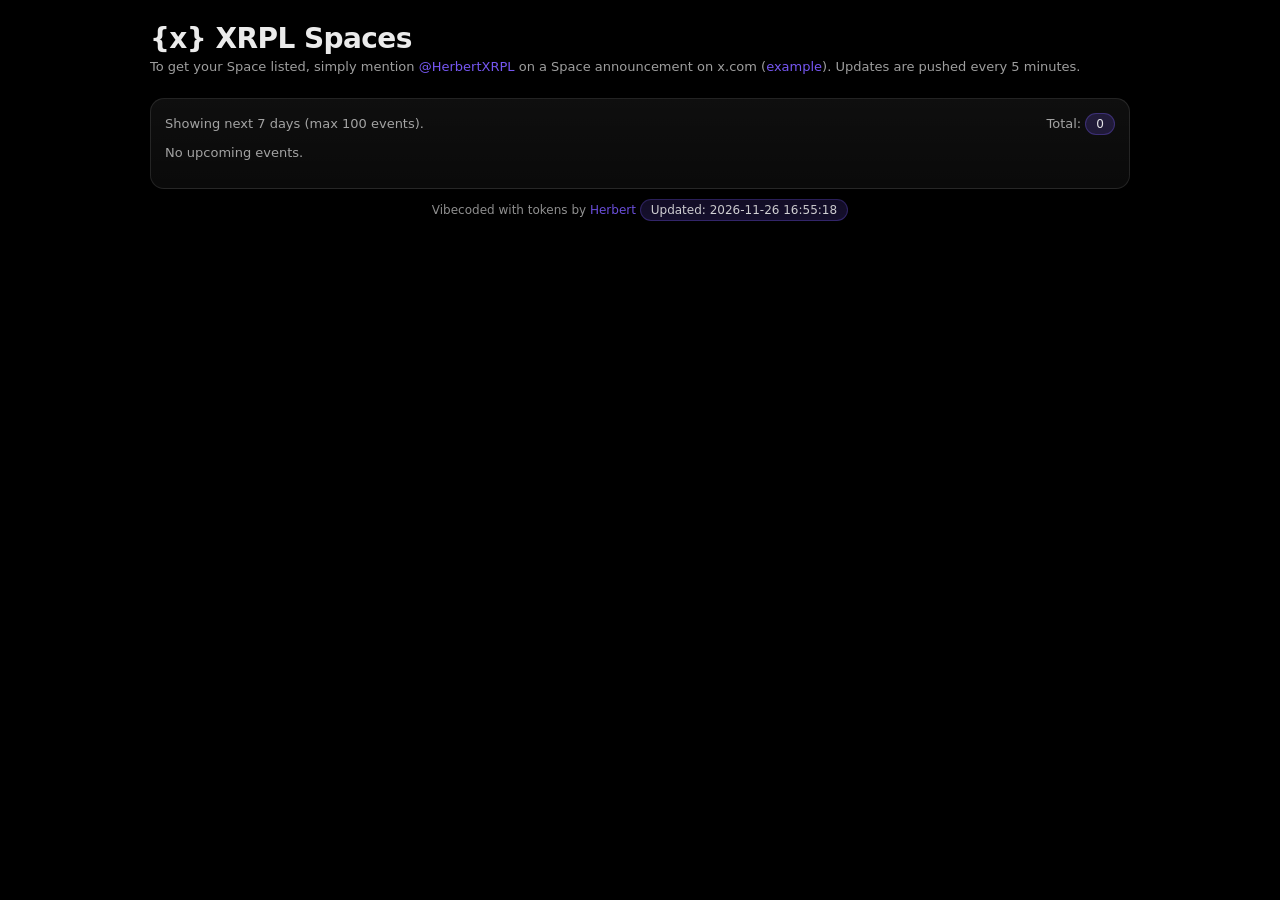
<file: index.html>
<!doctype html>
<html>
<head>
  <meta charset="utf-8" />
  <meta name="viewport" content="width=device-width,initial-scale=1" />
  <title>{x} XRPL Spaces</title>
  <style>
    :root {
      --bg: #0b1020;
      --panel: rgba(255,255,255,0.06);
      --panel2: rgba(255,255,255,0.04);
      --border: rgba(255,255,255,0.10);
      --text: rgba(255,255,255,0.92);
      --muted: rgba(255,255,255,0.62);
      --accent: #7c5cff;
      --shadow: 0 12px 30px rgba(0,0,0,0.35);
    }

    * { box-sizing: border-box; }

    body {
      font-family: ui-sans-serif, system-ui, -apple-system, Segoe UI, Roboto, Helvetica, Arial;
      margin: 0;
      padding: 22px;
      background: #000;
      color: var(--text);
    }

    .container { width: min(92vw, 980px); margin: 0 auto; }

    h1 { margin: 0 0 4px 0; letter-spacing: -0.02em; font-size: 28px; }
    .sub { color: var(--muted); font-size: 13px; margin-bottom: 14px; }

    .card {
      border: 1px solid var(--border);
      border-radius: 14px;
      padding: 14px;
      background: linear-gradient(180deg, var(--panel), var(--panel2));
      box-shadow: var(--shadow);
      backdrop-filter: blur(8px);
    }

    .row { display:flex; gap: 12px; align-items: baseline; justify-content: space-between; flex-wrap: wrap; }

    .badge {
      display:inline-block;
      padding: 3px 10px;
      border-radius: 999px;
      background: rgba(124,92,255,0.18);
      border: 1px solid rgba(124,92,255,0.30);
      color: rgba(255,255,255,0.88);
      font-size: 12px;
    }

    a { color: rgba(124,92,255,0.95); text-decoration:none; }
    a:hover { text-decoration: underline; }

    .events { margin-top: 10px; }

    .event {
      border-top: 1px solid rgba(255,255,255,0.08);
      padding: 12px 0;
      display: grid;
      grid-template-columns: 160px 1fr;
      gap: 12px;
    }
    .event:first-child { border-top: none; }

    .when { color: var(--muted); font-size: 13px; line-height: 1.3; }
    .title { font-size: 15px; font-weight: 600; line-height: 1.25; }
    .meta { color: var(--muted); font-size: 12px; margin-top: 6px; display:flex; gap: 10px; flex-wrap: wrap; }

    .btn {
      display:inline-block;
      padding: 8px 12px;
      border-radius: 10px;
      border: 1px solid var(--border);
      background: rgba(255,255,255,0.06);
      color: var(--text);
      text-decoration:none;
      font-size: 13px;
      white-space: nowrap;
    }
    .btn:hover { background: rgba(255,255,255,0.10); border-color: rgba(255,255,255,0.20); }

    @media (max-width: 700px) {
      .event { grid-template-columns: 1fr; }
    }
  </style>

  <link rel="icon" href="/static/favicon.svg" type="image/svg+xml" />
</head>
<body>
  <div class="container">
    <div class="row" style="margin-bottom: 10px;">
      <div>
        <h1>{x} XRPL Spaces</h1>
        <div class="sub">To get your Space listed, simply mention <a href="https://x.com/herbertxrpl" target="_blank">@HerbertXRPL</a> on a Space announcement on x.com (<a href="#" id="exampleLink">example</a>). Updates are pushed every 5 minutes. </div>
      </div>
      <div style="display:flex; gap:10px; flex-wrap:wrap;">
        
      </div>
    </div>

    <div class="card">
      <div class="row">
        <div class="sub" style="margin:0">Showing next 7 days (max 100 events).</div>
        <div class="sub" style="margin:0">Total: <span class="badge">0</span></div>
      </div>

      <div class="events">
        
          <div class="sub">No upcoming events.</div>
        

        

        


      </div>
    </div>
  </div>

  <!-- Example modal -->
  <div id="modal" style="display:none; position:fixed; inset:0; background:rgba(0,0,0,0.75); align-items:center; justify-content:center; padding:24px; z-index:9999;">
    <div style="max-width:900px; width:100%;">
      <div style="display:flex; justify-content:space-between; align-items:center; margin-bottom:10px;">
        <div class="badge">Example</div>
        <a class="btn" href="#" id="modalClose">Close</a>
      </div>
      <div class="card" style="padding:10px;">
        <img src="/static/example.jpg" alt="Example" style="width:100%; height:auto; border-radius:10px; display:block;" />
      </div>
    </div>
  </div>

  <script>
    const modal = document.getElementById('modal');
    const exampleLink = document.getElementById('exampleLink');
    const modalClose = document.getElementById('modalClose');

    function openModal(e){ if(e) e.preventDefault(); modal.style.display='flex'; }
    function closeModal(e){ if(e) e.preventDefault(); modal.style.display='none'; }

    if(exampleLink) exampleLink.addEventListener('click', openModal);
    if(modalClose) modalClose.addEventListener('click', closeModal);
    if(modal) modal.addEventListener('click', (e)=>{ if(e.target === modal) closeModal(e); });
    document.addEventListener('keydown', (e)=>{ if(e.key === 'Escape') closeModal(e); });
  </script>


  <div style="text-align:center; color: var(--muted); font-size: 12px; padding: 10px 0 2px;">
    Vibecoded with tokens by <a href="https://x.com/herbertxrpl" target="_blank">Herbert</a> <span class="badge">Updated: 2026-11-26 16:55:18</span>
  </div>

</body>
</html>
</file>
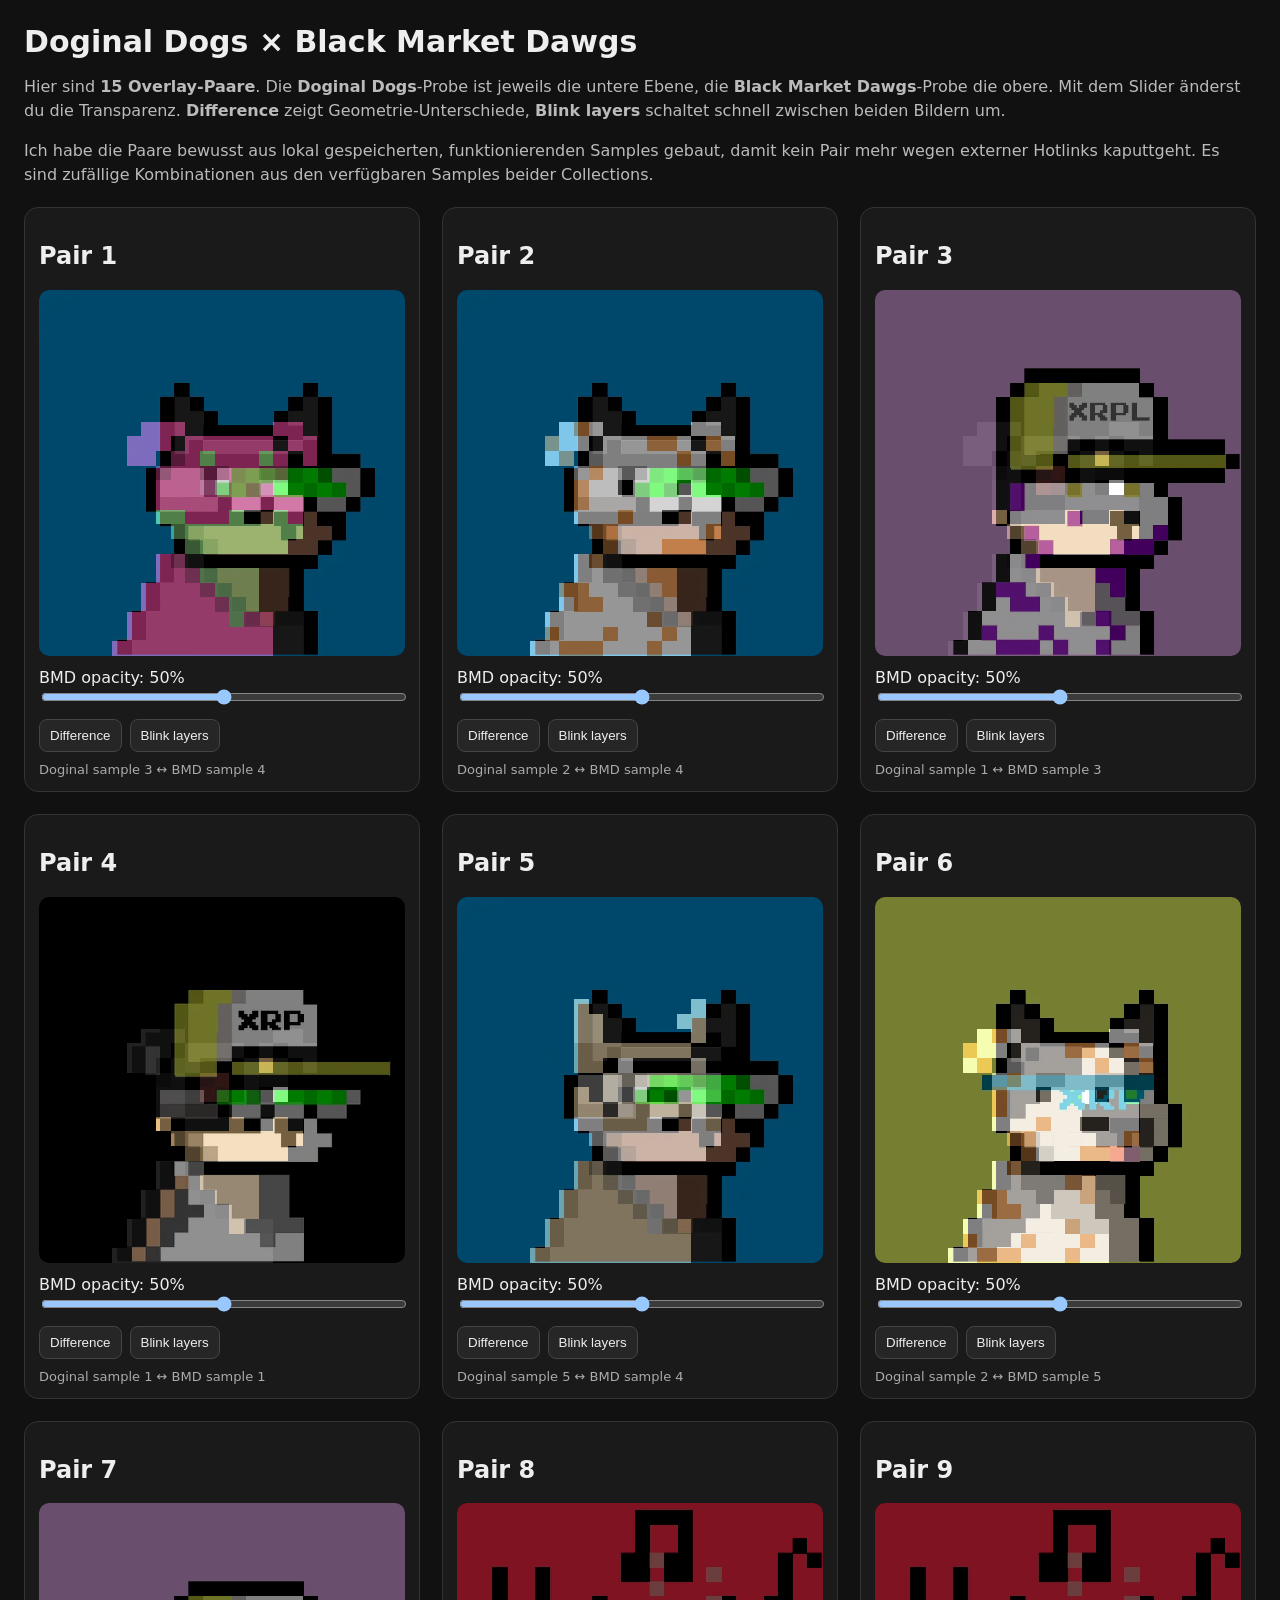
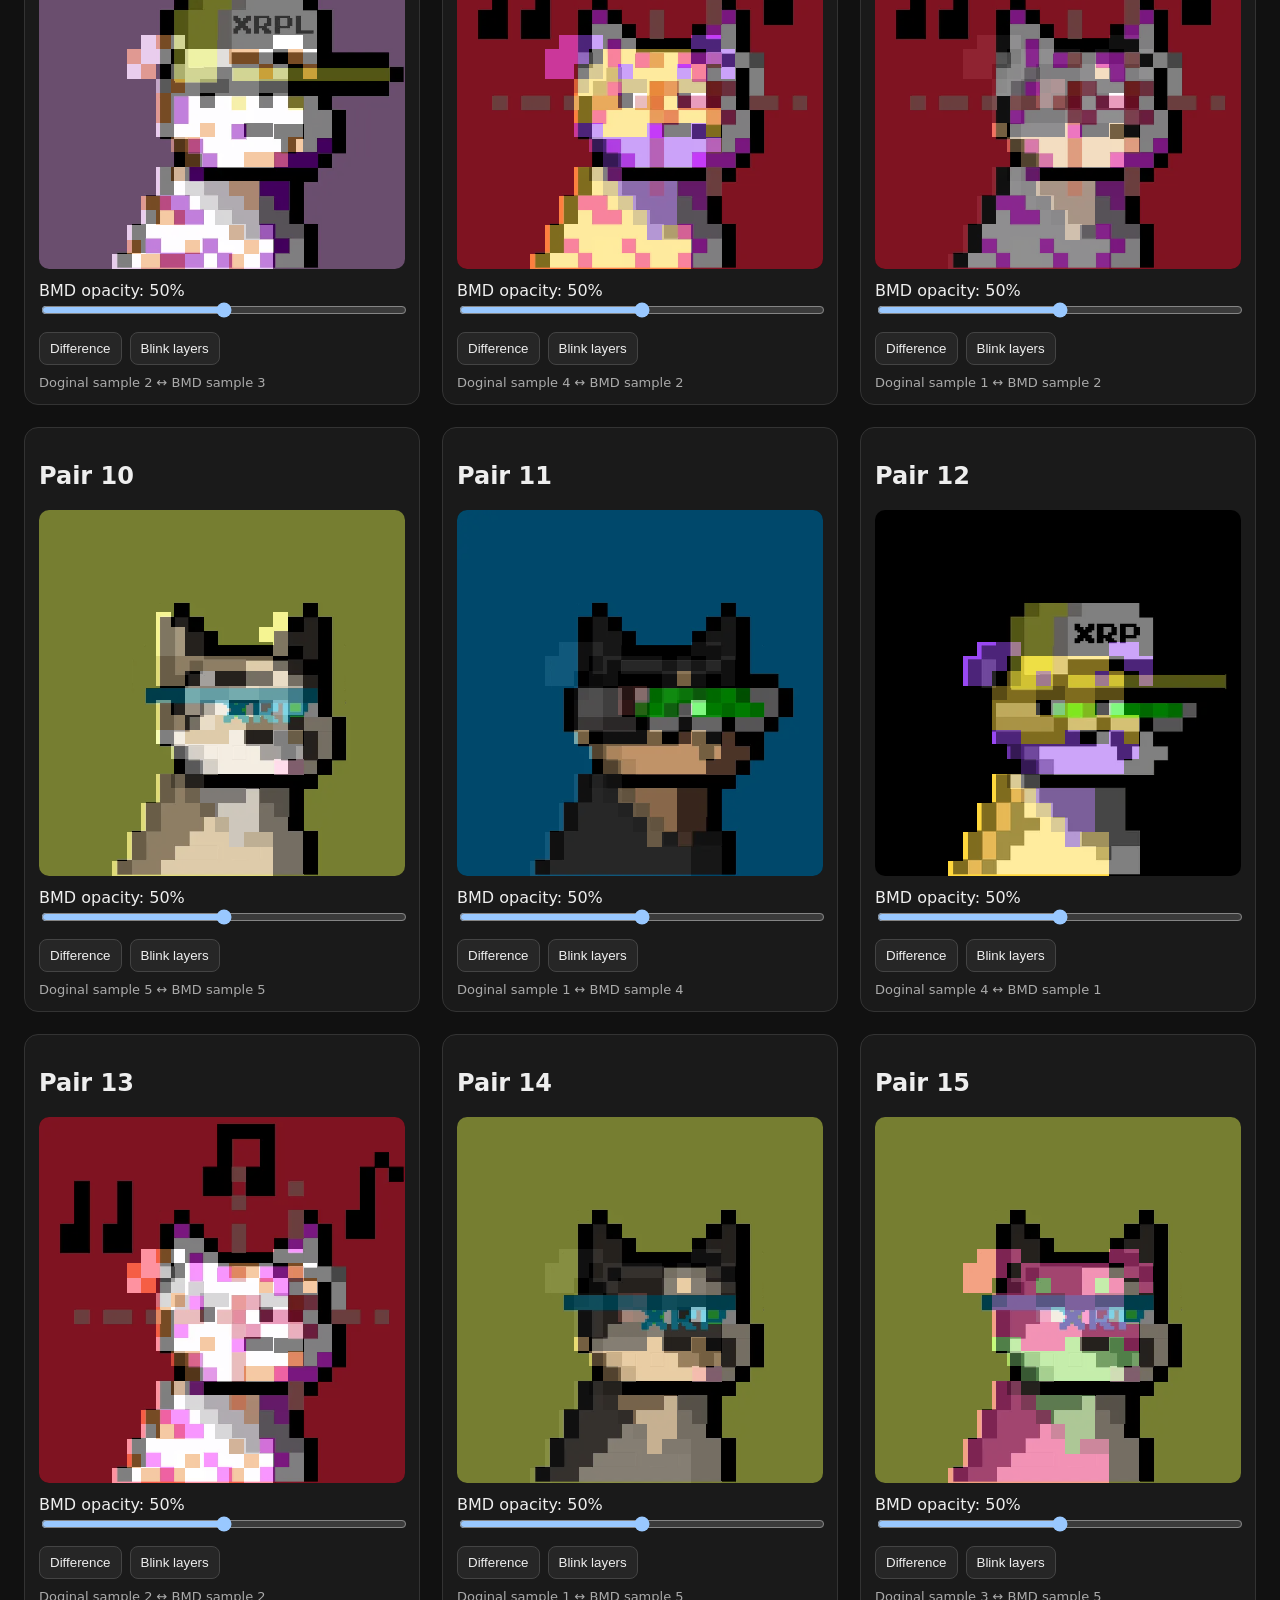
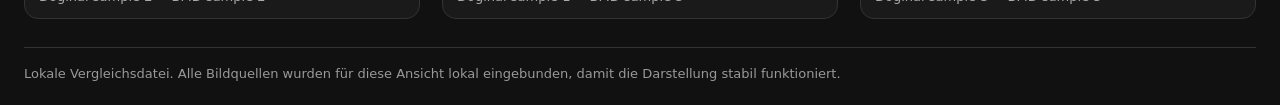
<file: bmd/index.html>
<!doctype html>
<html lang="de">
<head>
  <meta charset="utf-8">
  <meta http-equiv="refresh" content="0; url=/lnk/bmd/">
  <meta name="viewport" content="width=device-width, initial-scale=1">
  <title>Doginal Dogs x Black Market Dawgs</title>
  <meta name="description" content="Overlay-Vergleich zwischen Doginal Dogs und Black Market Dawgs.">
  <meta property="og:title" content="Doginal Dogs x Black Market Dawgs">
  <meta property="og:description" content="Overlay-Vergleich zwischen Doginal Dogs und Black Market Dawgs.">
  <meta property="og:type" content="website">
  <meta property="og:url" content="https://xrpl.social/bmd/">
  <meta name="twitter:card" content="summary">
  <meta name="twitter:title" content="Doginal Dogs x Black Market Dawgs">
  <meta name="twitter:description" content="Overlay-Vergleich zwischen Doginal Dogs und Black Market Dawgs.">
  <link rel="canonical" href="https://xrpl.social/bmd/">
  <script>window.location.replace('/lnk/bmd/');</script>
  <style>body{font-family:system-ui,sans-serif;background:#111;color:#eee;display:grid;place-items:center;min-height:100vh;margin:0}a{color:#9cc8ff}</style>
</head>
<body>
  <p>Weiter zu <a href="/lnk/bmd/">/lnk/bmd/</a>…</p>
</body>
</html>
</file>
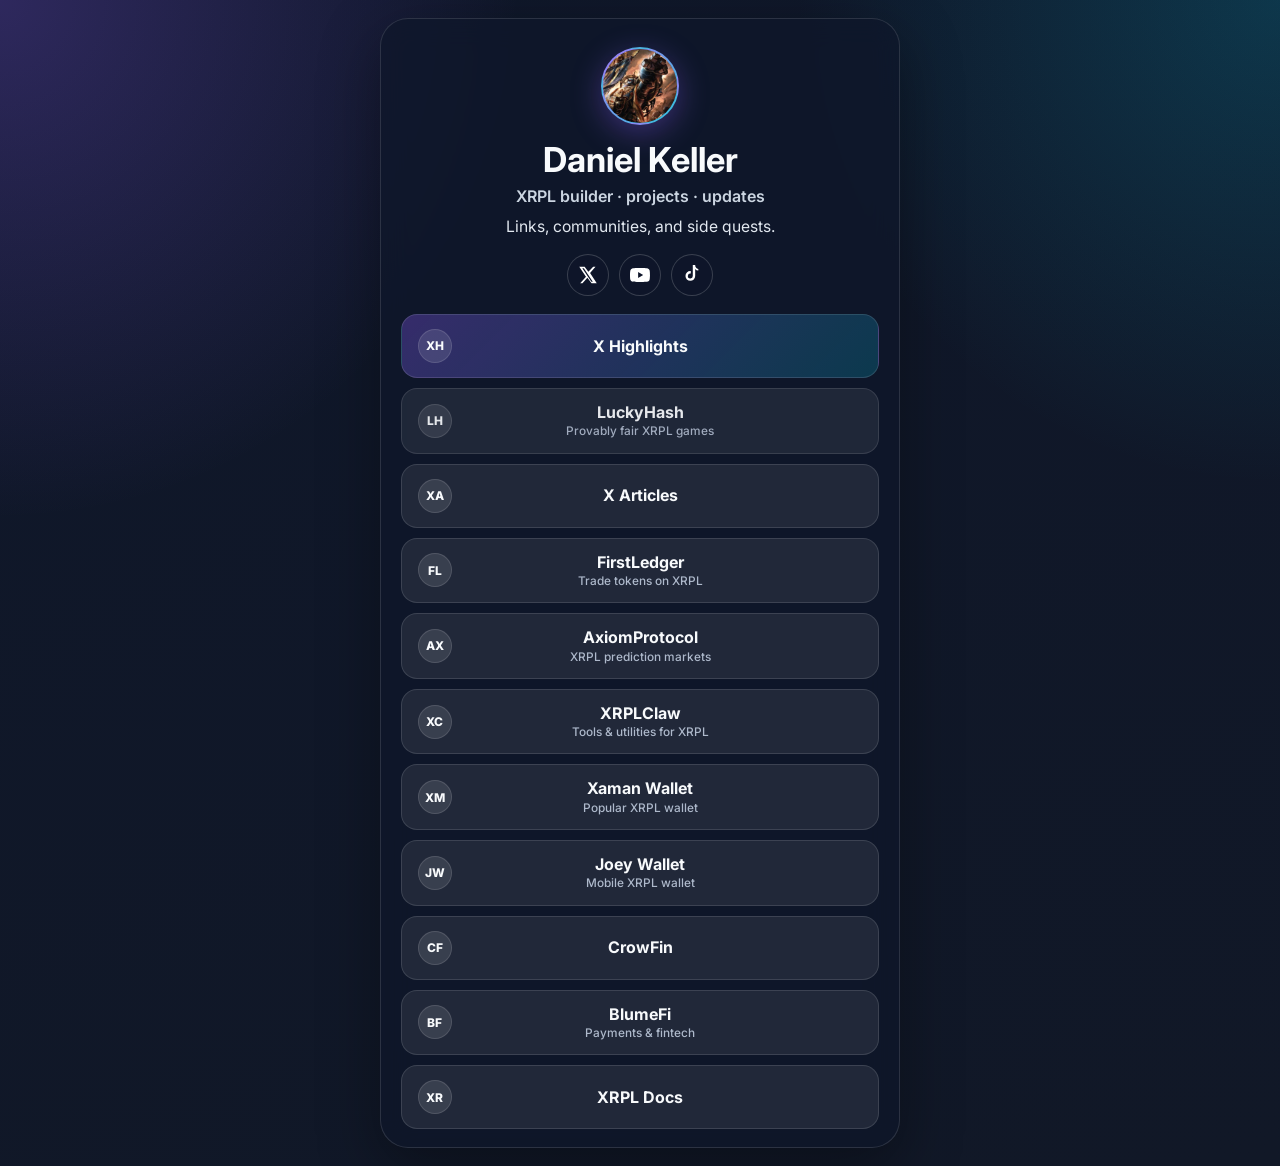
<file: daniel/index.html>
<!doctype html>
<html lang="en">
<head>
  <meta charset="utf-8">
  <meta http-equiv="refresh" content="0; url=/lnk/daniel/">
  <meta name="viewport" content="width=device-width, initial-scale=1">
  <title>Daniel Keller — XRPL builder</title>
  <link rel="icon" type="image/png" href="/lnk/daniel/assets/favicon.png">
  <script data-goatcounter="https://danielwwf.goatcounter.com/count" async src="//gc.zgo.at/count.js"></script>
  <meta name="description" content="XRPL builder · projects · updates">
  <meta property="og:title" content="Daniel Keller — XRPL builder">
  <meta property="og:description" content="XRPL builder · projects · updates">
  <meta property="og:type" content="website">
  <meta property="og:url" content="https://xrpl.social/daniel/">
  <meta property="og:image" content="https://xrpl.social/lnk/daniel/assets/preview.jpg">
  <meta name="twitter:card" content="summary_large_image">
  <meta name="twitter:title" content="Daniel Keller — XRPL builder">
  <meta name="twitter:description" content="XRPL builder · projects · updates">
  <meta name="twitter:image" content="https://xrpl.social/lnk/daniel/assets/preview.jpg">
  <link rel="canonical" href="https://xrpl.social/daniel/">
  <script>window.location.replace('/lnk/daniel/');</script>
  <style>body{font-family:system-ui,sans-serif;background:#0f172a;color:#fff;display:grid;place-items:center;min-height:100vh;margin:0}a{color:#93c5fd}</style>
</head>
<body>
  <p>Redirecting to <a href="/lnk/daniel/">/lnk/daniel/</a>…</p>
</body>
</html>
</file>
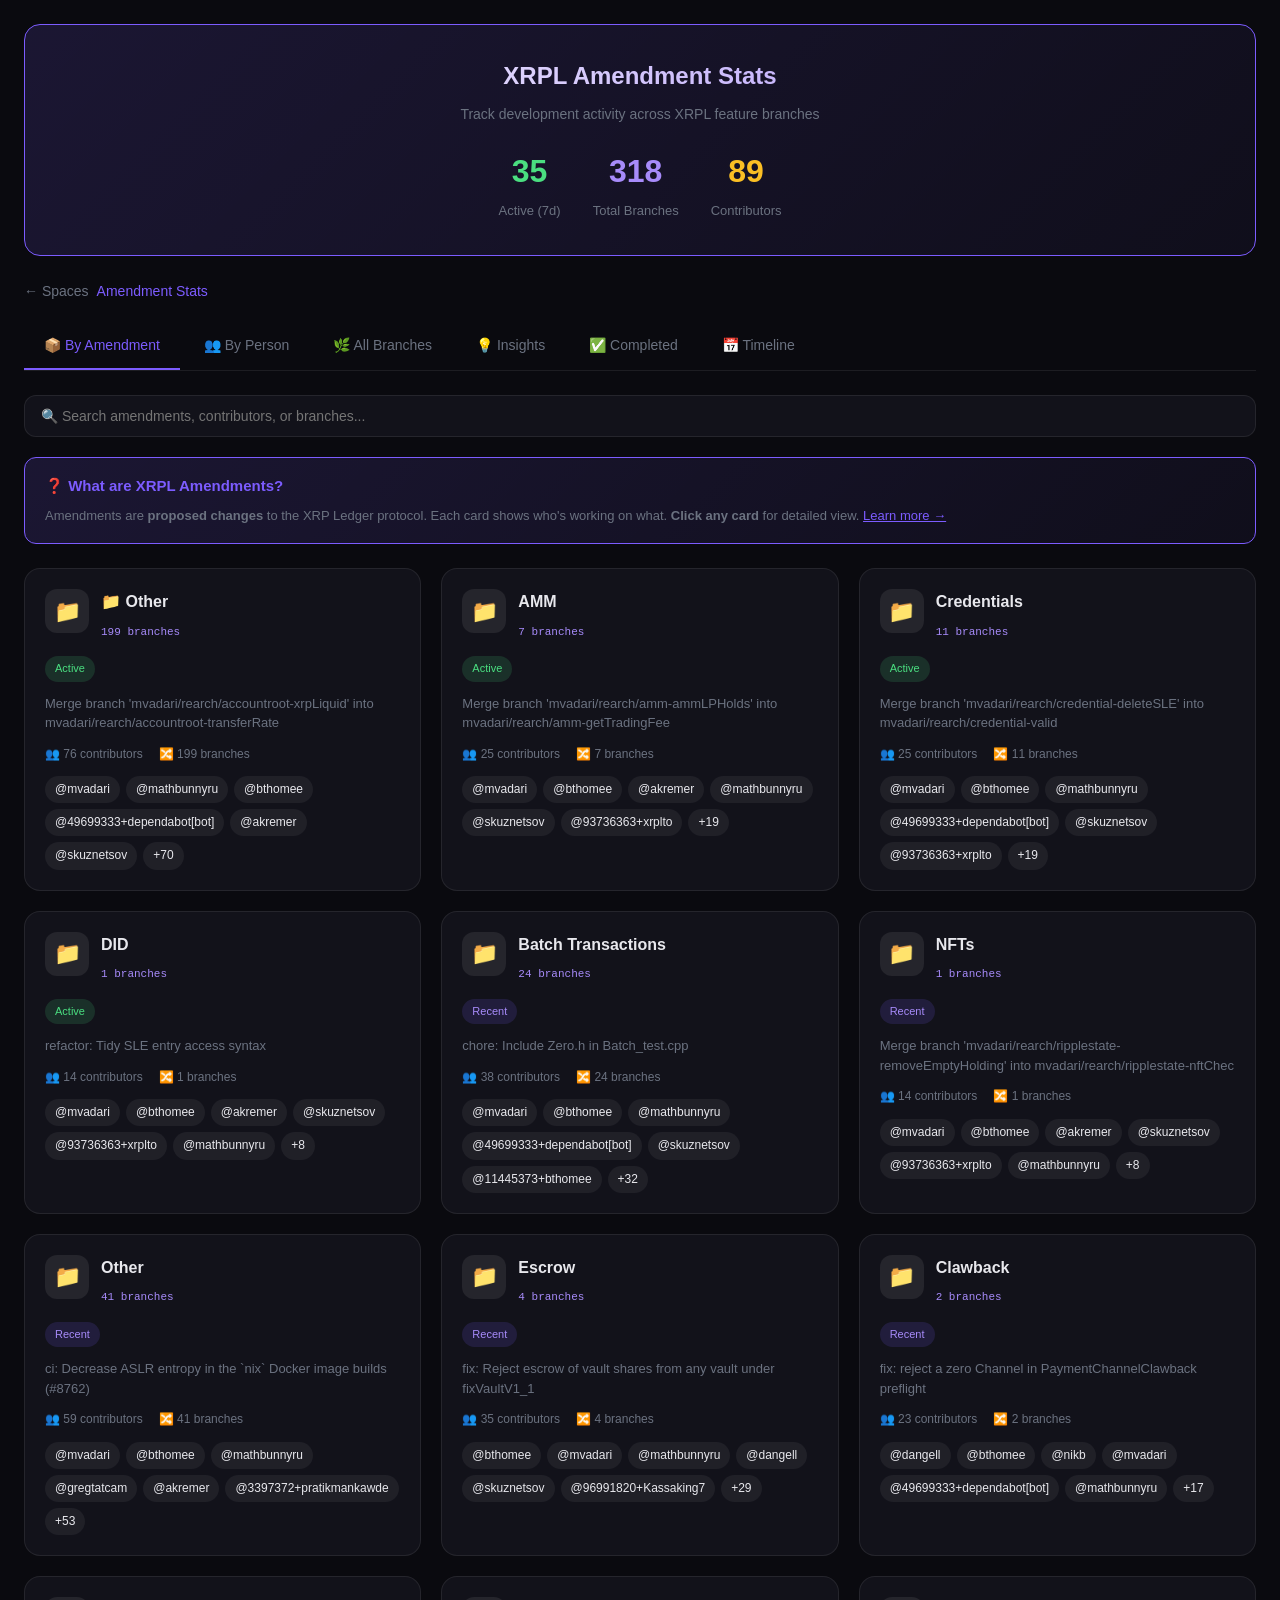
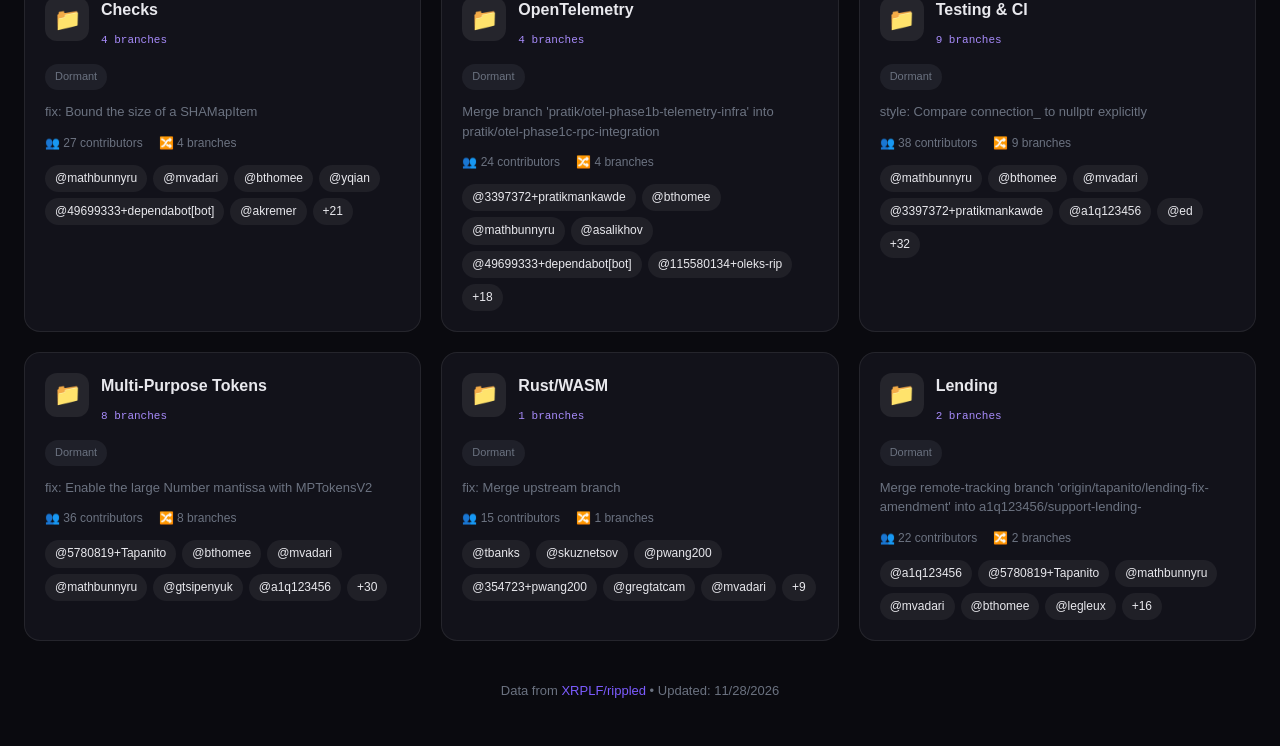
<file: stats/index.html>
<!DOCTYPE html>
<html lang="en">
<head>
    <meta charset="UTF-8">
    <meta name="viewport" content="width=device-width, initial-scale=1.0">
    <title>XRPL Amendment Stats v3</title>
    <style>
        :root {
            --bg: #0a0a0f;
            --card: #12121a;
            --card-hover: #1a1a25;
            --border: rgba(255,255,255,0.08);
            --text: #e8e8ed;
            --muted: #6b7280;
            --accent: #7c5cff;
            --accent-light: #a78bfa;
            --success: #4ade80;
            --warning: #fbbf24;
        }
        * { margin: 0; padding: 0; box-sizing: border-box; }
        body {
            font-family: -apple-system, BlinkMacSystemFont, 'Segoe UI', Roboto, sans-serif;
            background: var(--bg);
            color: var(--text);
            line-height: 1.6;
        }
        .container { max-width: 1400px; margin: 0 auto; padding: 24px; }
        h1 { font-size: 28px; margin-bottom: 8px; }
        h1 span { color: var(--accent); font-size: 14px; font-weight: 500; }
        .subtitle { color: var(--muted); margin-bottom: 24px; }
        
        .nav { display: flex; gap: 8px; margin-bottom: 20px; }
        .nav a { color: var(--muted); text-decoration: none; font-size: 14px; transition: color 0.2s; }
        .nav a:hover, .nav a.active { color: var(--accent); }
        
        .search-bar { margin-bottom: 20px; }
        .search-input {
            width: 100%;
            padding: 12px 16px;
            border: 1px solid var(--border);
            border-radius: 12px;
            background: var(--card);
            color: var(--text);
            font-size: 14px;
            transition: border-color 0.2s;
        }
        .search-input:focus { outline: none; border-color: var(--accent); }
        
        .info-box {
            background: linear-gradient(135deg, rgba(124,92,255,0.15), rgba(124,92,255,0.05));
            border: 1px solid var(--accent);
            border-radius: 12px;
            padding: 16px 20px;
            margin-bottom: 24px;
        }
        .info-box h3 { margin-bottom: 8px; color: var(--accent); font-size: 15px; }
        .info-box p { color: var(--muted); font-size: 13px; }
        .info-box a { color: var(--accent); }
        
        .tabs {
            display: flex;
            gap: 4px;
            margin-bottom: 24px;
            border-bottom: 1px solid var(--border);
            flex-wrap: wrap;
        }
        .tab {
            padding: 12px 20px;
            cursor: pointer;
            color: var(--muted);
            border-bottom: 2px solid transparent;
            transition: all 0.2s;
            font-size: 14px;
        }
        .tab:hover { color: var(--text); }
        .tab.active { color: var(--accent); border-bottom-color: var(--accent); }
        
        /* Grid Layout */
        .grid {
            display: grid;
            gap: 20px;
            grid-template-columns: repeat(auto-fill, minmax(380px, 1fr));
        }
        @media (max-width: 600px) { .grid { grid-template-columns: 1fr; } }
        
        /* Hero Section */
        .hero {
            background: linear-gradient(135deg, rgba(124,92,255,0.15), rgba(124,92,255,0.05));
            border: 1px solid var(--accent);
            border-radius: 16px;
            padding: 32px 24px;
            margin-bottom: 24px;
            text-align: center;
        }
        .hero h2 {
            font-size: 24px;
            margin-bottom: 8px;
            background: linear-gradient(90deg, #fff, var(--accent-light));
            -webkit-background-clip: text;
            -webkit-text-fill-color: transparent;
        }
        .hero p { color: var(--muted); font-size: 14px; margin-bottom: 20px; }
        .hero-stats {
            display: flex;
            justify-content: center;
            gap: 32px;
            flex-wrap: wrap;
        }
        .hero-stat { text-align: center; }
        .hero-stat-number {
            font-size: 32px;
            font-weight: 700;
            display: block;
        }
        .hero-stat-label { font-size: 13px; color: var(--muted); }
        .stat-active { color: var(--success); }
        .stat-total { color: var(--accent-light); }
        .stat-contrib { color: var(--warning); }
        
        /* Amendment Cards - Sexy UI */
        .card {
            background: var(--card);
            border: 1px solid var(--border);
            border-radius: 16px;
            padding: 20px;
            transition: all 0.2s;
            cursor: pointer;
            position: relative;
            overflow: hidden;
        }
        .card:hover {
            transform: translateY(-3px);
            background: var(--card-hover);
            box-shadow: 0 8px 32px rgba(124,92,255,0.15);
        }
        .card::before {
            content: '';
            position: absolute;
            top: 0;
            left: 0;
            right: 0;
            height: 3px;
            background: linear-gradient(90deg, var(--accent), var(--accent-light));
            opacity: 0;
            transition: opacity 0.2s;
        }
        .card:hover::before { opacity: 1; }
        
        /* Card Header with Icon */
        .card-header {
            display: flex;
            align-items: flex-start;
            gap: 12px;
            margin-bottom: 12px;
        }
        .amendment-icon {
            width: 44px;
            height: 44px;
            border-radius: 12px;
            display: flex;
            align-items: center;
            justify-content: center;
            font-size: 22px;
            flex-shrink: 0;
        }
        .amendment-title {
            flex: 1;
        }
        .amendment-title h3 {
            font-size: 16px;
            font-weight: 600;
            margin-bottom: 2px;
        }
        .amendment-xls {
            font-size: 11px;
            color: var(--accent-light);
            font-family: monospace;
        }
        
        /* Status Badge */
        .status-badge {
            display: inline-flex;
            align-items: center;
            gap: 4px;
            padding: 4px 10px;
            border-radius: 20px;
            font-size: 11px;
            font-weight: 500;
            margin-bottom: 12px;
        }
        .status-enabled {
            background: rgba(74,222,128,0.15);
            color: var(--success);
        }
        .status-development {
            background: rgba(124,92,255,0.15);
            color: var(--accent-light);
        }
        .status-proposed {
            background: rgba(251,191,36,0.15);
            color: var(--warning);
        }
        .status-dormant {
            background: rgba(107,114,128,0.15);
            color: var(--muted);
        }
        
        /* Description */
        .card-description {
            font-size: 13px;
            color: var(--muted);
            margin-bottom: 12px;
            line-height: 1.5;
            display: -webkit-box;
            -webkit-line-clamp: 2;
            -webkit-box-orient: vertical;
            overflow: hidden;
        }
        
        /* Stats Row */
        .amendment-stats {
            display: flex;
            gap: 16px;
            margin-bottom: 12px;
            font-size: 12px;
            color: var(--muted);
        }
        .amendment-stats span {
            display: flex;
            align-items: center;
            gap: 4px;
        }
        
        /* Contributors */
        .contributors {
            display: flex;
            flex-wrap: wrap;
            gap: 6px;
        }
        .contributor {
            padding: 4px 10px;
            background: rgba(255,255,255,0.06);
            border-radius: 16px;
            font-size: 12px;
        }
        
        /* Icon Colors per Amendment Type */
        .icon-amm { background: rgba(236,72,153,0.15); } /* Pink */
        .icon-batch { background: rgba(59,130,246,0.15); } /* Blue */
        .icon-did { background: rgba(16,185,129,0.15); } /* Green */
        .icon-nft { background: rgba(139,92,246,0.15); } /* Purple */
        .icon-clawback { background: rgba(245,158,11,0.15); } /* Orange */
        .icon-lending { background: rgba(14,165,233,0.15); } /* Sky */
        .icon-mpt { background: rgba(99,102,241,0.15); } /* Indigo */
        .icon-oracle { background: rgba(20,184,166,0.15); } /* Teal */
        .icon-escrow { background: rgba(168,85,247,0.15); } /* Violet */
        .icon-credentials { background: rgba(225,29,72,0.15); } /* Rose */
        .icon-fix { background: rgba(107,114,128,0.15); } /* Gray */
        .icon-other { background: rgba(255,255,255,0.08); }
        .icon-testing { background: rgba(245,158,11,0.1); } /* Amber */
        .icon-modular { background: rgba(59,130,246,0.1); } /* Blue-ish */
        .icon-rust { background: rgba(239,68,68,0.15); } /* Red */
        .icon-opentelemetry { background: rgba(20,184,166,0.15); } /* Teal */
        
        /* Old compatibility styles */
        .card-status {
            display: inline-flex;
            align-items: center;
            gap: 6px;
            padding: 6px 12px;
            border-radius: 20px;
            font-size: 12px;
            font-weight: 600;
            margin-bottom: 12px;
            width: fit-content;
        }
        .card-status.active {
            background: rgba(74,222,128,0.15);
            color: var(--success);
        }
        .card-status.recent {
            background: rgba(251,191,36,0.15);
            color: var(--warning);
        }
        .card-status.dormant {
            background: rgba(107,114,128,0.15);
            color: var(--muted);
        }
        
        .card-title {
            font-size: 16px;
            font-weight: 600;
            margin-bottom: 4px;
        }
        .card-meta {
            font-size: 13px;
            color: var(--muted);
        }
        .card-footer {
            margin-top: auto;
            display: flex;
            justify-content: space-between;
            align-items: center;
            font-size: 12px;
            color: var(--muted);
        }
        
        /* Badges */
        .badge {
            display: inline-flex;
            align-items: center;
            padding: 4px 10px;
            border-radius: 20px;
            font-size: 11px;
            font-weight: 500;
        }
        .badge-active { background: rgba(74,222,128,0.15); color: var(--success); }
        .badge-recent { background: rgba(251,191,36,0.15); color: var(--warning); }
        .badge-dormant { background: rgba(107,114,128,0.15); color: var(--muted); }
        
        .hidden { display: none !important; }
        .loading { text-align: center; padding: 60px; color: var(--muted); }
        
        /* Footer */
        .footer {
            text-align: center;
            padding: 40px 0 20px;
            color: var(--muted);
            font-size: 13px;
        }
        .footer a { color: var(--accent); text-decoration: none; }
        
        /* Modal */
        .modal-overlay {
            position: fixed;
            inset: 0;
            background: rgba(0,0,0,0.8);
            backdrop-filter: blur(8px);
            display: flex;
            align-items: center;
            justify-content: center;
            padding: 20px;
            z-index: 1000;
            overflow-y: auto;
        }
        .modal-content {
            background: var(--card);
            border: 1px solid var(--border);
            border-radius: 16px;
            max-width: 800px;
            width: 100%;
            max-height: 90vh;
            overflow-y: auto;
        }
        .modal-header {
            display: flex;
            justify-content: space-between;
            align-items: center;
            padding: 20px;
            border-bottom: 1px solid var(--border);
        }
        .modal-header h2 { font-size: 20px; }
        .close-btn {
            padding: 8px 16px;
            background: rgba(255,255,255,0.06);
            border: 1px solid var(--border);
            border-radius: 8px;
            color: var(--text);
            cursor: pointer;
            font-size: 13px;
        }
        .close-btn:hover { background: rgba(255,255,255,0.1); }
        .section { padding: 20px; border-bottom: 1px solid var(--border); }
        .section:last-child { border-bottom: none; }
        .section h3 { font-size: 14px; color: var(--muted); margin-bottom: 16px; text-transform: uppercase; letter-spacing: 0.5px; }
        
        .contributor-detail {
            display: flex;
            align-items: center;
            gap: 12px;
            padding: 12px 0;
            border-bottom: 1px solid var(--border);
        }
        .contributor-detail:last-child { border-bottom: none; }
        .contributor-avatar {
            width: 40px;
            height: 40px;
            border-radius: 50%;
            background: linear-gradient(135deg, var(--accent), var(--accent-light));
            display: flex;
            align-items: center;
            justify-content: center;
            font-weight: 600;
            font-size: 14px;
        }
        .contributor-info { flex: 1; }
        .contributor-name { font-weight: 500; color: var(--text); text-decoration: none; }
        .contributor-meta { font-size: 12px; color: var(--muted); margin-top: 2px; }
        .branch-tags { display: flex; gap: 6px; flex-wrap: wrap; }
        .branch-tag {
            padding: 4px 10px;
            background: rgba(255,255,255,0.06);
            border-radius: 16px;
            font-size: 11px;
            color: var(--muted);
            text-decoration: none;
        }
        .branch-tag:hover { color: var(--accent); }
        
        /* Timeline styles */
        .timeline {
            position: relative;
            padding-left: 24px;
        }
        .timeline::before {
            content: '';
            position: absolute;
            left: 8px;
            top: 0;
            bottom: 0;
            width: 2px;
            background: var(--border);
        }
        .timeline-item {
            position: relative;
            padding: 16px 0;
            border-bottom: 1px solid var(--border);
        }
        .timeline-item::before {
            content: '';
            position: absolute;
            left: -20px;
            top: 20px;
            width: 10px;
            height: 10px;
            border-radius: 50%;
            background: var(--accent);
            border: 2px solid var(--bg);
        }
        .timeline-item:last-child { border-bottom: none; }
        .timeline-date { font-size: 12px; color: var(--muted); margin-bottom: 4px; }
        .timeline-title { font-weight: 500; margin-bottom: 4px; }
        .timeline-meta { font-size: 12px; color: var(--muted); }
        .timeline-branch {
            display: inline-block;
            padding: 2px 8px;
            background: rgba(255,255,255,0.06);
            border-radius: 4px;
            font-family: monospace;
            font-size: 11px;
            margin-left: 8px;
        }
    </style>
</head>
<body>
    <div class="container">
        <div class="hero">
            <h2>XRPL Amendment Stats</h2>
            <p>Track development activity across XRPL feature branches</p>
            <div class="hero-stats">
                <div class="hero-stat">
                    <span class="hero-stat-number stat-active" id="statActive">-</span>
                    <span class="hero-stat-label">Active (7d)</span>
                </div>
                <div class="hero-stat">
                    <span class="hero-stat-number stat-total" id="statTotal">-</span>
                    <span class="hero-stat-label">Total Branches</span>
                </div>
                <div class="hero-stat">
                    <span class="hero-stat-number stat-contrib" id="statContrib">-</span>
                    <span class="hero-stat-label">Contributors</span>
                </div>
            </div>
        </div>
        
        <div class="nav"><a href="/">← Spaces</a> <a href="/stats/" class="active">Amendment Stats</a></div>
        <div class="tabs" id="tabs">
            <div class="tab active" data-tab="amendments">📦 By Amendment</div>
            <div class="tab" data-tab="people">👥 By Person</div>
            <div class="tab" data-tab="branches">🌿 All Branches</div>
            <div class="tab" data-tab="insights">💡 Insights</div>
            <div class="tab" data-tab="completed">✅ Completed</div>
            <div class="tab" data-tab="timeline">📅 Timeline</div>
        </div>
        <div class="search-bar"><input type="text" class="search-input" id="search" placeholder="🔍 Search amendments, contributors, or branches..."></div>
        <div class="info-box"><h3>❓ What are XRPL Amendments?</h3><p>Amendments are <strong>proposed changes</strong> to the XRP Ledger protocol. Each card shows who's working on what. <strong>Click any card</strong> for detailed view. <a href="https://xrpl.org/amendments.html" target="_blank">Learn more →</a></p></div>
        <div id="content"><div class="loading">Loading stats...</div></div>
        <div class="footer">Data from <a href="https://github.com/XRPLF/rippled" target="_blank">XRPLF/rippled</a> • <span id="updated">Loading...</span></div>
    </div>

    <script>
        // Data and state
        let data = null;
        let completedData = null;
        let activityData = null;
        let richPrsData = null;
        let xlsStandardsData = null;
        let amendmentsMappingData = null;
        let aiCategories = null;
        let currentTab = 'amendments';
        
        // Amendment definitions (fallback if AI categories not available)
        const AMENDMENTS = [
            { pattern: /batch/i, name: '📦 Batch Transactions', docs: 'https://xrpl.org/batch-transactions.html' },
            { pattern: /amm|xls-?30/i, name: '💰 AMM (Automated Market Maker)', docs: 'https://xrpl.org/amm.html' },
            { pattern: /did|decentralized.id/i, name: '🆔 DID (Decentralized Identity)', docs: 'https://xrpl.org/did.html' },
            { pattern: /nft/i, name: '🎨 NFTs', docs: 'https://xrpl.org/nftokens.html' },
            { pattern: /clawback/i, name: '👋 Clawback', docs: 'https://xrpl.org/clawback.html' },
            { pattern: /bridge/i, name: '🔗 Cross-chain Bridges' },
            { pattern: /fix/i, name: '🔧 Bug Fixes' },
            { pattern: /modular|refactor/i, name: '🏗️ Code Modularization' },
            { pattern: /test|ci/i, name: '🧪 Testing & CI' },
            { pattern: /rust|wasm/i, name: '⚡ Rust/WASM' },
            { pattern: /lending/i, name: '💸 Lending' },
            { pattern: /.*/, name: '📁 Other' }
        ];
        
        // Amendment icons mapping
        const AMENDMENT_ICONS = {
            '💰 AMM (Automated Market Maker)': { icon: '💰', class: 'icon-amm' },
            '📦 Batch Transactions': { icon: '📦', class: 'icon-batch' },
            '🆔 DID (Decentralized Identity)': { icon: '🆔', class: 'icon-did' },
            '🎨 NFTs': { icon: '🎨', class: 'icon-nft' },
            '👋 Clawback': { icon: '👋', class: 'icon-clawback' },
            '💸 Lending': { icon: '🏦', class: 'icon-lending' },
            '🔗 Cross-chain Bridges': { icon: '🔗', class: 'icon-other' },
            '🔧 Bug Fixes': { icon: '🔧', class: 'icon-fix' },
            '🏗️ Code Modularization': { icon: '🏗️', class: 'icon-modular' },
            '🧪 Testing & CI': { icon: '🧪', class: 'icon-testing' },
            '⚡ Rust/WASM': { icon: '⚡', class: 'icon-rust' },
            '📁 Other': { icon: '📁', class: 'icon-other' }
        };
        
        function classify(name) {
            if (aiCategories && aiCategories[name]) {
                const aiCat = aiCategories[name];
                return { 
                    name: aiCat.amendment || '📁 Other', 
                    docs: null 
                };
            }
            
            for (const a of AMENDMENTS) {
                if (a.pattern.test(name)) return a;
            }
            return AMENDMENTS[AMENDMENTS.length - 1];
        }
        
        function getAmendmentIcon(amendmentName) {
            return AMENDMENT_ICONS[amendmentName] || { icon: '📁', class: 'icon-other' };
        }
        
        function daysAgo(date) {
            if (!date) return null;
            const d = new Date(date);
            if (isNaN(d)) return null;
            return Math.floor((Date.now() - d) / (86400000));
        }
        
        function getStatus(days) {
            if (days === null) return { label: 'Unknown', class: 'badge-dormant' };
            if (days <= 7) return { label: 'Active', class: 'badge-active' };
            if (days <= 30) return { label: 'Recent', class: 'badge-recent' };
            return { label: 'Dormant', class: 'badge-dormant' };
        }
        
        function githubUrl(type, value) {
            if (!value) return '#';
            if (type === 'branch') return `https://github.com/XRPLF/rippled/tree/${value}`;
            if (type === 'user') return `https://github.com/${value}`;
            return '#';
        }
        
        function extractUser(email) {
            if (!email) return 'unknown';
            return email.split('@')[0];
        }
        
        window.showModal = function(amendmentName) {
            const groups = {};
            data.branches.forEach(b => {
                const a = classify(b.name);
                if (!groups[a.name]) groups[a.name] = { amendment: a, branches: [], contributors: {} };
                groups[a.name].branches.push(b);
                (b.contributors || []).forEach(c => {
                    const u = extractUser(c.email);
                    if (!groups[a.name].contributors[u]) groups[a.name].contributors[u] = { name: c.name, commits: 0, branches: [] };
                    groups[a.name].contributors[u].commits++;
                    groups[a.name].contributors[u].branches.push(b.name);
                });
            });
            
            const info = groups[amendmentName];
            if (!info) return;
            
            const sortedContributors = Object.entries(info.contributors).sort((a, b) => b[1].commits - a[1].commits);
            const allCommits = info.branches.filter(b => b.last_commit).map(b => ({ ...b.last_commit, branch: b.name })).sort((a, b) => new Date(b.date) - new Date(a.date)).slice(0, 10);
            
            const modal = document.createElement('div');
            modal.className = 'modal-overlay';
            modal.innerHTML = `
                <div class="modal-content">
                    <div class="modal-header">
                        <div><h2>${amendmentName}</h2><div style="color: var(--muted); margin-top: 4px;">${info.branches.length} branches • ${Object.keys(info.contributors).length} contributors</div></div>
                        <button class="close-btn">✕ Close</button>
                    </div>
                    <div class="section"><h3>🏆 Top Contributors</h3>
                        ${sortedContributors.slice(0, 8).map(([username, data]) => `
                            <div class="contributor-detail">
                                <div class="contributor-avatar">${username.slice(0, 2).toUpperCase()}</div>
                                <div class="contributor-info">
                                    <a href="${githubUrl('user', username)}" target="_blank" class="contributor-name">@${username}</a>
                                    <div class="contributor-meta">${data.commits} commits on ${data.branches.length} branches</div>
                                </div>
                                <div class="branch-tags">${data.branches.slice(0, 3).map(b => `<a href="${githubUrl('branch', b)}" target="_blank" class="branch-tag">${b.split('/').pop()}</a>`).join('')}${data.branches.length > 3 ? `<span class="branch-tag">+${data.branches.length - 3}</span>` : ''}</div>
                            </div>
                        `).join('')}
                    </div>
                    ${allCommits.length > 0 ? `
                    <div class="section"><h3>📅 Recent Activity</h3>
                        ${allCommits.map(c => `
                            <div style="display: flex; align-items: center; gap: 12px; padding: 10px; background: rgba(255,255,255,0.03); border-radius: 8px; margin-bottom: 8px; font-size: 13px;">
                                <span style="color: var(--muted); min-width: 50px;">${daysAgo(c.date) === 0 ? 'today' : daysAgo(c.date) + 'd'}</span>
                                <span style="color: var(--accent);">${c.author}</span>
                                <span style="flex: 1; overflow: hidden; text-overflow: ellipsis; white-space: nowrap;">${c.message}</span>
                                <a href="${githubUrl('branch', c.branch)}" target="_blank" style="font-size: 11px; color: var(--muted);">${c.branch.split('/').pop()}</a>
                            </div>
                        `).join('')}
                    </div>` : ''}
                    <div class="section"><h3>🌿 All Branches (${info.branches.length})</h3>
                        <div style="display: flex; flex-direction: column; gap: 8px;">${info.branches.map(b => `
                            <div style="display: flex; justify-content: space-between; align-items: center; padding: 10px; background: rgba(255,255,255,0.03); border-radius: 8px;">
                                <a href="${githubUrl('branch', b.name)}" target="_blank" style="color: var(--text); font-family: monospace; font-size: 13px; text-decoration: none;">${b.name}</a>
                                <span style="color: var(--muted); font-size: 12px;">${daysAgo(b.last_commit?.date) === 0 ? 'today' : daysAgo(b.last_commit?.date) + 'd ago'}</span>
                            </div>
                        `).join('')}</div></div>
                </div>`;
            
            document.body.appendChild(modal);
            modal.querySelector('.close-btn').addEventListener('click', () => modal.remove());
            modal.addEventListener('click', (e) => { if (e.target === modal) modal.remove(); });
            document.addEventListener('keydown', function close(e) { if (e.key === 'Escape') { modal.remove(); document.removeEventListener('keydown', close); } });
        };
        

        window.showPersonModal = function(username) {
            // Collect all data for this person
            const personBranches = [];
            const personCommits = [];
            
            data.branches.forEach(b => {
                const userCommits = (b.contributors || []).filter(c => extractUser(c.email) === username);
                if (userCommits.length > 0) {
                    personBranches.push(b);
                    // Collect commits
                    if (b.commits) {
                        b.commits.forEach(c => {
                            if (extractUser(c.email) === username) {
                                personCommits.push({ ...c, branch: b.name });
                            }
                        });
                    } else if (b.last_commit && extractUser(b.last_commit.email) === username) {
                        personCommits.push({ ...b.last_commit, branch: b.name });
                    }
                }
            });
            
            personBranches.sort((a, b) => new Date(b.last_commit?.date || 0) - new Date(a.last_commit?.date || 0));
            personCommits.sort((a, b) => new Date(b.date) - new Date(a.date));
            
            // Build contributors data (just this one person)
            const contributorsData = {};
            contributorsData[username] = {
                commits: personCommits.length,
                branches: personBranches.map(b => b.name)
            };
            
            const sortedContributors = [[username, contributorsData[username]]];
            const allCommits = personCommits.slice(0, 10);
            
            const modal = document.createElement('div');
            modal.className = 'modal-overlay';
            modal.innerHTML = `
                <div class="modal-content">
                    <div class="modal-header">
                        <div><h2>@${username}</h2><div style="color: var(--muted); margin-top: 4px;">${personBranches.length} branches • ${personCommits.length} commits</div></div>
                        <button class="close-btn">✕ Close</button>
                    </div>
                    <div class="section"><h3>🏆 Top Contributors</h3>
                        ${sortedContributors.map(([uname, data]) => `
                            <div class="contributor-detail">
                                <div class="contributor-avatar">${uname.slice(0, 2).toUpperCase()}</div>
                                <div class="contributor-info">
                                    <a href="${githubUrl('user', uname)}" target="_blank" class="contributor-name">@${uname}</a>
                                    <div class="contributor-meta">${data.commits} commits on ${data.branches.length} branches</div>
                                </div>
                                <div class="branch-tags">${data.branches.slice(0, 3).map(b => `<a href="${githubUrl('branch', b)}" target="_blank" class="branch-tag">${b.split('/').pop()}</a>`).join('')}${data.branches.length > 3 ? `<span class="branch-tag">+${data.branches.length - 3}</span>` : ''}</div>
                            </div>
                        `).join('')}
                    </div>
                    ${allCommits.length > 0 ? `
                    <div class="section"><h3>📅 Recent Activity</h3>
                        ${allCommits.map(c => `
                            <div style="display: flex; align-items: center; gap: 12px; padding: 10px; background: rgba(255,255,255,0.03); border-radius: 8px; margin-bottom: 8px; font-size: 13px;">
                                <span style="color: var(--muted); min-width: 50px;">${daysAgo(c.date) === 0 ? 'today' : daysAgo(c.date) + 'd'}</span>
                                <span style="color: var(--accent);">${c.author}</span>
                                <span style="flex: 1; overflow: hidden; text-overflow: ellipsis; white-space: nowrap;">${c.message}</span>
                                <a href="${githubUrl('branch', c.branch)}" target="_blank" style="font-size: 11px; color: var(--muted);">${c.branch.split('/').pop()}</a>
                            </div>
                        `).join('')}
                    </div>` : ''}
                    <div class="section"><h3>🌿 All Branches (${personBranches.length})</h3>
                        <div style="display: flex; flex-direction: column; gap: 8px;">${personBranches.map(b => `
                            <div style="display: flex; justify-content: space-between; align-items: center; padding: 10px; background: rgba(255,255,255,0.03); border-radius: 8px;">
                                <a href="${githubUrl('branch', b.name)}" target="_blank" style="color: var(--text); font-family: monospace; font-size: 13px; text-decoration: none;">${b.name}</a>
                                <span style="color: var(--muted); font-size: 12px;">${daysAgo(b.last_commit?.date) === 0 ? 'today' : daysAgo(b.last_commit?.date) + 'd ago'}</span>
                            </div>
                        `).join('')}</div></div>
                </div>`;
            
            document.body.appendChild(modal);
            modal.querySelector('.close-btn').addEventListener('click', () => modal.remove());
            modal.addEventListener('click', (e) => { if (e.target === modal) modal.remove(); });
            document.addEventListener('keydown', function close(e) { if (e.key === 'Escape') { modal.remove(); document.removeEventListener('keydown', close); } });
        };

        window.showBranchModal = function(branchName) {
            const branch = data.branches.find(b => b.name === branchName);
            if (!branch) return;
            
            const amendment = classify(branch.name);
            
            // Build contributors data
            const contributorsData = {};
            (branch.contributors || []).forEach(c => {
                const u = extractUser(c.email);
                if (!contributorsData[u]) {
                    contributorsData[u] = { commits: 0, branches: [] };
                }
                contributorsData[u].commits += c.commits || 1;
                contributorsData[u].branches.push(branch.name);
            });
            
            const sortedContributors = Object.entries(contributorsData).sort((a, b) => b[1].commits - a[1].commits);
            
            // Get commits for this branch
            const allCommits = (branch.commits || (branch.last_commit ? [branch.last_commit] : [])).slice(0, 10);
            
            const modal = document.createElement('div');
            modal.className = 'modal-overlay';
            modal.innerHTML = `
                <div class="modal-content">
                    <div class="modal-header">
                        <div><h2 style="font-family: monospace; font-size: 18px;">${branch.name}</h2><div style="color: var(--muted); margin-top: 4px;">${amendment.name} • ${(branch.contributors || []).length} contributors</div></div>
                        <button class="close-btn">✕ Close</button>
                    </div>
                    <div class="section"><h3>🏆 Top Contributors</h3>
                        ${sortedContributors.slice(0, 8).map(([username, data]) => `
                            <div class="contributor-detail">
                                <div class="contributor-avatar">${username.slice(0, 2).toUpperCase()}</div>
                                <div class="contributor-info">
                                    <a href="${githubUrl('user', username)}" target="_blank" class="contributor-name">@${username}</a>
                                    <div class="contributor-meta">${data.commits} commits on ${data.branches.length} branches</div>
                                </div>
                                <div class="branch-tags">${data.branches.slice(0, 3).map(b => `<a href="${githubUrl('branch', b)}" target="_blank" class="branch-tag">${b.split('/').pop()}</a>`).join('')}${data.branches.length > 3 ? `<span class="branch-tag">+${data.branches.length - 3}</span>` : ''}</div>
                            </div>
                        `).join('')}
                    </div>
                    ${allCommits.length > 0 ? `
                    <div class="section"><h3>📅 Recent Activity</h3>
                        ${allCommits.map(c => `
                            <div style="display: flex; align-items: center; gap: 12px; padding: 10px; background: rgba(255,255,255,0.03); border-radius: 8px; margin-bottom: 8px; font-size: 13px;">
                                <span style="color: var(--muted); min-width: 50px;">${daysAgo(c.date) === 0 ? 'today' : daysAgo(c.date) + 'd'}</span>
                                <span style="color: var(--accent);">${c.author}</span>
                                <span style="flex: 1; overflow: hidden; text-overflow: ellipsis; white-space: nowrap;">${c.message}</span>
                                <a href="${githubUrl('branch', branch.name)}" target="_blank" style="font-size: 11px; color: var(--muted);">${branch.name.split('/').pop()}</a>
                            </div>
                        `).join('')}
                    </div>` : ''}
                    <div class="section"><h3>🌿 Branch Info</h3>
                        <div style="display: flex; flex-direction: column; gap: 8px;">
                            <div style="display: flex; justify-content: space-between; align-items: center; padding: 10px; background: rgba(255,255,255,0.03); border-radius: 8px;">
                                <a href="${githubUrl('branch', branch.name)}" target="_blank" style="color: var(--accent); text-decoration: none;">View on GitHub →</a>
                            </div>
                        </div>
                    </div>
                </div>`;
            
            document.body.appendChild(modal);
            modal.querySelector('.close-btn').addEventListener('click', () => modal.remove());
            modal.addEventListener('click', (e) => { if (e.target === modal) modal.remove(); });
            document.addEventListener('keydown', function close(e) { if (e.key === 'Escape') { modal.remove(); document.removeEventListener('keydown', close); } });
        };

        window.showCompletedModal = function(branchName) {
            const branch = completedData.find(b => b.name === branchName);
            if (!branch) return;
            
            const amendment = classify(branchName);
            
            // Build contributors data
            const contributorsData = {};
            (branch.contributors || []).forEach(c => {
                const u = extractUser(c.email);
                if (!contributorsData[u]) {
                    contributorsData[u] = { commits: 0, branches: [] };
                }
                contributorsData[u].commits += c.commits || 1;
                contributorsData[u].branches.push(branchName);
            });
            
            const sortedContributors = Object.entries(contributorsData).sort((a, b) => b[1].commits - a[1].commits);
            
            // Get last activity
            const allCommits = branch.last_commit ? [{...branch.last_commit, branch: branchName}] : [];
            
            const modal = document.createElement('div');
            modal.className = 'modal-overlay';
            modal.innerHTML = `
                <div class="modal-content">
                    <div class="modal-header">
                        <div><h2 style="font-family: monospace; font-size: 18px;">${branchName}</h2><div style="color: var(--muted); margin-top: 4px;">${amendment.name} • ✅ Completed</div></div>
                        <button class="close-btn">✕ Close</button>
                    </div>
                    <div class="section"><h3>🏆 Top Contributors</h3>
                        ${sortedContributors.slice(0, 8).map(([username, data]) => `
                            <div class="contributor-detail">
                                <div class="contributor-avatar">${username.slice(0, 2).toUpperCase()}</div>
                                <div class="contributor-info">
                                    <a href="${githubUrl('user', username)}" target="_blank" class="contributor-name">@${username}</a>
                                    <div class="contributor-meta">${data.commits} commits on ${data.branches.length} branches</div>
                                </div>
                                <div class="branch-tags">${data.branches.slice(0, 3).map(b => `<a href="${githubUrl('branch', b)}" target="_blank" class="branch-tag">${b.split('/').pop()}</a>`).join('')}${data.branches.length > 3 ? `<span class="branch-tag">+${data.branches.length - 3}</span>` : ''}</div>
                            </div>
                        `).join('')}
                    </div>
                    ${allCommits.length > 0 ? `
                    <div class="section"><h3>📅 Recent Activity</h3>
                        ${allCommits.map(c => `
                            <div style="display: flex; align-items: center; gap: 12px; padding: 10px; background: rgba(255,255,255,0.03); border-radius: 8px; margin-bottom: 8px; font-size: 13px;">
                                <span style="color: var(--muted); min-width: 50px;">${daysAgo(c.date) === 0 ? 'today' : daysAgo(c.date) + 'd'}</span>
                                <span style="color: var(--accent);">${c.author}</span>
                                <span style="flex: 1; overflow: hidden; text-overflow: ellipsis; white-space: nowrap;">${c.message}</span>
                                <a href="${githubUrl('branch', branchName)}" target="_blank" style="font-size: 11px; color: var(--muted);">${branchName.split('/').pop()}</a>
                            </div>
                        `).join('')}
                    </div>` : ''}
                    <div class="section"><h3>🌿 Branch Info</h3>
                        <div style="display: flex; flex-direction: column; gap: 8px;">
                            <div style="display: flex; justify-content: space-between; align-items: center; padding: 10px; background: rgba(255,255,255,0.03); border-radius: 8px;">
                                <a href="https://github.com/XRPLF/rippled/tree/${branchName}" target="_blank" style="color: var(--accent); text-decoration: none;">View on GitHub →</a>
                            </div>
                        </div>
                    </div>
                </div>`;
            
            document.body.appendChild(modal);
            modal.querySelector('.close-btn').addEventListener('click', () => modal.remove());
            modal.addEventListener('click', (e) => { if (e.target === modal) modal.remove(); });
            document.addEventListener('keydown', function close(e) { if (e.key === 'Escape') { modal.remove(); document.removeEventListener('keydown', close); } });
        };
        function renderAmendments() {
            const groups = {};
            
            data.branches.forEach(b => {
                const a = classify(b.name);
                if (!groups[a.name]) groups[a.name] = { amendment: a, branches: [], contributors: new Map() };
                groups[a.name].branches.push(b);
                (b.contributors || []).forEach(c => {
                    const u = extractUser(c.email);
                    groups[a.name].contributors.set(u, (groups[a.name].contributors.get(u) || 0) + 1);
                });
            });
            
            const sorted = Object.entries(groups).sort((a, b) => {
                const aLatest = Math.max(...a[1].branches.map(b => new Date(b.last_commit?.date || 0)));
                const bLatest = Math.max(...b[1].branches.map(b => new Date(b.last_commit?.date || 0)));
                return bLatest - aLatest;
            });
            
            let html = '<div class="grid">';
            sorted.forEach(([name, info]) => {
                const latest = Math.max(...info.branches.map(b => new Date(b.last_commit?.date || 0)));
                const days = daysAgo(latest);
                const status = getStatus(days);
                const sortedContributors = Array.from(info.contributors.entries()).sort((a, b) => b[1] - a[1]);
                const iconData = getAmendmentIcon(name);
                
                const latestBranch = info.branches.sort((a, b) => 
                    new Date(b.last_commit?.date || 0) - new Date(a.last_commit?.date || 0)
                )[0];
                const description = latestBranch?.last_commit?.message?.split('\n')[0]?.substring(0, 100) || 
                    `${info.branches.length} branches with ${info.contributors.size} contributors`;
                
                html += `
                    <div class="card amendment-card" data-searchable data-amendment="${name.replace(/"/g, '&quot;')}">
                        <div class="card-header">
                            <div class="amendment-icon ${iconData.class}">${iconData.icon}</div>
                            <div class="amendment-title">
                                <h3>${name}</h3>
                                <span class="amendment-xls">${info.branches.length} branches</span>
                            </div>
                        </div>
                        <span class="status-badge ${status.class === 'badge-active' ? 'status-enabled' : status.class === 'badge-recent' ? 'status-development' : 'status-dormant'}">${status.label}</span>
                        <p class="card-description">${description}</p>
                        <div class="amendment-stats">
                            <span>👥 ${info.contributors.size} contributors</span>
                            <span>🔀 ${info.branches.length} branches</span>
                        </div>
                        <div class="contributors">${sortedContributors.slice(0, 6).map(([u]) => `<span class="contributor">@${u}</span>`).join('')}${info.contributors.size > 6 ? `<span class="contributor">+${info.contributors.size - 6}</span>` : ''}</div>
                    </div>`;
            });
            html += '</div>';
            document.getElementById('content').innerHTML = html;
        }
        
        function renderPeople() {
            const people = {};
            data.branches.forEach(b => {
                (b.contributors || []).forEach(c => {
                    const u = extractUser(c.email);
                    if (!people[u]) people[u] = { name: c.name, branches: new Set(), amendments: new Set(), commitCount: 0 };
                    people[u].branches.add(b.name);
                    people[u].amendments.add(classify(b.name).name);
                    people[u].commitCount++;
                });
            });
            
            const sorted = Object.entries(people).sort((a, b) => b[1].commitCount - a[1].commitCount);
            
            let html = '<div class="grid" style="grid-template-columns: repeat(auto-fill, minmax(300px, 1fr));">';
            sorted.forEach(([username, info]) => {
                const topAmendment = Array.from(info.amendments)[0] || 'Various';
                
                html += `
                    <div class="card person-card" data-searchable data-person="${username.replace(/"/g, '&quot;')}">
                        <div style="display: flex; align-items: center; gap: 12px; margin-bottom: 16px;">
                            <div style="width: 48px; height: 48px; border-radius: 50%; background: var(--accent); display: flex; align-items: center; justify-content: center; font-weight: 600; font-size: 16px;">${username.slice(0, 2).toUpperCase()}</div>
                            <div>
                                <div class="card-title" style="margin: 0;">@${username}</div>
                                <div class="card-meta">${info.commitCount} commits</div>
                            </div>
                        </div>
                        <div class="card-description">
                            Working on ${info.amendments.size} amendments across ${info.branches.size} branches
                        </div>
                        <div class="contributors" style="margin-bottom: 12px;">
                            ${Array.from(info.amendments).slice(0, 4).map(a => `<span class="contributor">${a}</span>`).join('')}
                            ${info.amendments.size > 4 ? `<span class="contributor">+${info.amendments.size - 4}</span>` : ''}
                        </div>
                        <div class="card-footer">
                            <span class="card-meta">${info.branches.size} branches</span>
                            <span class="card-meta">Top: ${topAmendment.split(' ')[0]}</span>
                        </div>
                    </div>`;
            });
            html += '</div>';
            document.getElementById('content').innerHTML = html;
        }
        
        function renderAllBranches() {
            const sorted = [...data.branches].sort((a, b) => new Date(b.last_commit?.date || 0) - new Date(a.last_commit?.date || 0));
            
            let html = `<div style="margin-bottom: 16px; color: var(--muted); font-size: 14px;">Showing ${sorted.length} branches (newest first)</div>
            <div class="grid" style="grid-template-columns: repeat(auto-fill, minmax(340px, 1fr));">`;
            
            sorted.forEach((b) => {
                const d = daysAgo(b.last_commit?.date);
                const statusClass = d <= 1 ? 'active' : d <= 7 ? 'recent' : 'dormant';
                const statusLabel = d <= 1 ? '🔥 Hot' : d <= 7 ? 'Active' : d <= 30 ? 'Recent' : 'Dormant';
                const amendment = classify(b.name);
                const iconData = getAmendmentIcon(amendment.name);
                const contribList = (b.contributors || []).slice(0, 4);
                
                html += `
                    <div class="card branch-card" data-searchable data-branch="${b.name.replace(/"/g, '&quot;')}">
                        <div class="card-header">
                            <div class="amendment-icon ${iconData.class}">${iconData.icon}</div>
                            <div class="amendment-title">
                                <h3 style="font-family: monospace; font-size: 14px;">${b.name}</h3>
                                <span class="amendment-xls">${amendment.name}</span>
                            </div>
                        </div>
                        <span class="status-badge ${statusClass === 'active' ? 'status-enabled' : statusClass === 'recent' ? 'status-development' : 'status-dormant'}">${statusLabel}</span>
                        <p class="card-description">${b.last_commit ? b.last_commit.message.split('\n')[0].substring(0, 120) : 'No recent commits'}</p>
                        <div class="amendment-stats">
                            <span>👥 ${(b.contributors || []).length} contributors</span>
                            <span>📅 ${d === 0 ? 'today' : d + 'd ago'}</span>
                        </div>
                        <div class="contributors">${contribList.map(c => `<span class="contributor">@${extractUser(c.email)}</span>`).join('')}${(b.contributors || []).length > 4 ? `<span class="contributor">+${(b.contributors || []).length - 4}</span>` : ''}</div>
                    </div>`;
            });
            html += '</div>';
            document.getElementById('content').innerHTML = html;
        }
        
        function renderInsights() {
            const active = data.branches.filter(b => daysAgo(b.last_commit?.date) <= 7).length;
            const recent = data.branches.filter(b => daysAgo(b.last_commit?.date) <= 30).length;
            
            const contribStats = {};
            data.branches.forEach(b => {
                (b.contributors || []).forEach(c => {
                    const u = extractUser(c.email);
                    contribStats[u] = (contribStats[u] || 0) + 1;
                });
            });
            
            const sortedContrib = Object.entries(contribStats).sort((a, b) => b[1] - a[1]);
            const topContrib = sortedContrib[0];
            
            const amendActivity = {};
            data.branches.forEach(b => {
                const a = classify(b.name).name;
                if (!amendActivity[a]) amendActivity[a] = { count: 0, last: 999 };
                amendActivity[a].count++;
                const days = daysAgo(b.last_commit?.date) || 999;
                if (days < amendActivity[a].last) amendActivity[a].last = days;
            });
            
            const hotAmendments = Object.entries(amendActivity).sort((a, b) => a[1].last - b[1].last).slice(0, 6);
            
            let html = `
                <div class="grid" style="grid-template-columns: repeat(auto-fill, minmax(200px, 1fr)); margin-bottom: 24px;">
                    <div class="card" data-searchable style="text-align: center; padding: 24px;"><div style="font-size: 36px; font-weight: 700; color: var(--success);">${active}</div><div style="color: var(--muted); font-size: 13px;">Active (7d)</div></div>
                    <div class="card" data-searchable style="text-align: center; padding: 24px;"><div style="font-size: 36px; font-weight: 700; color: var(--warning);">${recent}</div><div style="color: var(--muted); font-size: 13px;">Recent (30d)</div></div>
                    <div class="card" data-searchable style="text-align: center; padding: 24px;"><div style="font-size: 36px; font-weight: 700; color: var(--accent);">${data.branches.length}</div><div style="color: var(--muted); font-size: 13px;">Total Branches</div></div>
                    <div class="card" data-searchable style="text-align: center; padding: 24px;"><div style="font-size: 36px; font-weight: 700; color: var(--accent-light);">${Object.keys(contribStats).length}</div><div style="color: var(--muted); font-size: 13px;">Contributors</div></div>
                </div>`;
            
            if (topContrib) {
                const topBranches = data.branches.filter(b => (b.contributors || []).some(c => extractUser(c.email) === topContrib[0]));
                html += `
                    <div class="card" data-searchable style="margin-bottom: 24px;">
                        <div style="display: flex; align-items: center; gap: 16px;">
                            <div style="width: 56px; height: 56px; border-radius: 50%; background: linear-gradient(135deg, var(--accent), var(--accent-light)); display: flex; align-items: center; justify-content: center; font-size: 20px; font-weight: 700;">${topContrib[0].slice(0, 2).toUpperCase()}</div>
                            <div style="flex: 1;">
                                <div style="font-size: 13px; color: var(--muted); margin-bottom: 4px;">👑 TOP CONTRIBUTOR</div>
                                <a href="${githubUrl('user', topContrib[0])}" target="_blank" style="font-size: 20px; color: var(--accent); text-decoration: none; font-weight: 600;">@${topContrib[0]}</a>
                                <div style="color: var(--muted); font-size: 13px; margin-top: 4px;">${topContrib[1]} commits across ${topBranches.length} branches</div>
                            </div>
                        </div>
                    </div>`;
            }
            
            html += `<div class="card" data-searchable><h3 style="margin-bottom: 16px; color: var(--muted); font-size: 14px;">🔥 HOT AMENDMENTS (Most Recent Activity)</h3>`;
            
            hotAmendments.forEach(([name, info]) => {
                const days = info.last;
                const iconData = getAmendmentIcon(name);
                html += `
                    <div style="display: flex; justify-content: space-between; align-items: center; padding: 12px 0; border-bottom: 1px solid var(--border);">
                        <div style="display: flex; align-items: center; gap: 12px;">
                            <div class="amendment-icon ${iconData.class}" style="width: 36px; height: 36px; font-size: 18px;">${iconData.icon}</div>
                            <div><div style="font-weight: 500;">${name}</div><div style="font-size: 12px; color: var(--muted);">${info.count} branches</div></div>
                        </div>
                        <span class="badge ${days <= 7 ? 'badge-active' : days <= 30 ? 'badge-recent' : 'badge-dormant'}" style="font-size: 11px;">${days === 0 ? 'today' : days + 'd ago'}</span>
                    </div>`;
            });
            
            html += '</div>';
            document.getElementById('content').innerHTML = html;
        }
        
        function renderCompleted() {
            if (!completedData || completedData.length === 0) {
                document.getElementById('content').innerHTML = `
                    <div class="card" style="text-align:center; padding: 60px;">
                        <div style="font-size: 48px; margin-bottom: 16px;">📝</div>
                        <p style="font-size: 18px; margin-bottom: 8px;">No completed branches tracked yet</p>
                        <p style="color: var(--muted);">Completed branches will appear here once they are merged or deleted.</p>
                    </div>`;
                return;
            }
            
            const sorted = [...completedData].sort((a, b) => 
                new Date(b.completed_at || 0) - new Date(a.completed_at || 0)
            );
            
            let html = `<div style="margin-bottom: 16px; color: var(--muted); font-size: 14px;">
                ${sorted.length} completed branches (newest first)
            </div>
            <div class="grid" style="grid-template-columns: repeat(auto-fill, minmax(340px, 1fr));">`;
            
            sorted.forEach(b => {
                const completedDate = new Date(b.completed_at);
                const daysAgo = Math.floor((Date.now() - completedDate) / (86400000));
                const amendment = classify(b.name);
                const iconData = getAmendmentIcon(amendment.name);
                const contribList = (b.contributors || []).slice(0, 4);
                
                html += `
                    <div class="card completed-card" data-searchable data-branch="${b.name.replace(/"/g, '&quot;')}">
                        <div class="card-header">
                            <div class="amendment-icon ${iconData.class}">${iconData.icon}</div>
                            <div class="amendment-title">
                                <h3 style="font-family: monospace; font-size: 14px;">${b.name}</h3>
                                <span class="amendment-xls">${amendment.name}</span>
                            </div>
                        </div>
                        <span class="status-badge status-enabled">✅ Completed</span>
                        <p class="card-description">${b.last_commit ? b.last_commit.message.split('\n')[0].substring(0, 100) : 'No commit message'}</p>
                        <div class="amendment-stats">
                            <span>👥 ${(b.contributors || []).length} contributors</span>
                            <span>📅 ${daysAgo === 0 ? 'today' : daysAgo + 'd ago'}</span>
                        </div>
                        <div class="contributors">${contribList.map(c => `<span class="contributor">@${extractUser(c.email)}</span>`).join('')}${(b.contributors || []).length > 4 ? `<span class="contributor">+${(b.contributors || []).length - 4}</span>` : ''}</div>
                    </div>`;
            });
            
            html += '</div>';
            document.getElementById('content').innerHTML = html;
        }
        
        function renderTimeline() {
            if (!activityData || activityData.length === 0) {
                document.getElementById('content').innerHTML = `
                    <div class="card" style="text-align:center; padding: 60px;">
                        <div style="font-size: 48px; margin-bottom: 16px;">📅</div>
                        <p style="font-size: 18px; margin-bottom: 8px;">No timeline data available</p>
                    </div>`;
                return;
            }
            
            const sorted = [...activityData].sort((a, b) => new Date(b.date) - new Date(a.date)).slice(0, 100);
            
            let html = '<div class="grid" style="grid-template-columns: 1fr;">';
            let lastDate = '';
            
            sorted.forEach((item, idx) => {
                const date = new Date(item.date);
                const dateStr = date.toLocaleDateString();
                const timeStr = date.toLocaleTimeString([], { hour: '2-digit', minute: '2-digit' });
                
                if (dateStr !== lastDate && idx > 0) {
                    html += '<div style="margin: 20px 0; border-bottom: 1px solid var(--border);"></div>';
                }
                if (dateStr !== lastDate) {
                    html += `<div style="color: var(--muted); font-size: 14px; margin: 16px 0 8px; font-weight: 500;">${dateStr}</div>`;
                    lastDate = dateStr;
                }
                
                html += `
                    <div class="card timeline-card" data-searchable style="margin-bottom: 12px; padding: 16px;">
                        <div style="display: flex; gap: 12px; align-items: flex-start;">
                            <div style="width: 40px; height: 40px; border-radius: 50%; background: var(--accent); display: flex; align-items: center; justify-content: center; font-size: 16px; flex-shrink: 0;">${item.author.slice(0, 2).toUpperCase()}</div>
                            <div style="flex: 1; min-width: 0;">
                                <div style="display: flex; align-items: center; gap: 8px; margin-bottom: 4px; flex-wrap: wrap;">
                                    <span style="color: var(--accent); font-weight: 500;">${item.author}</span>
                                    <span style="color: var(--muted); font-size: 13px;">committed to</span>
                                    <a href="https://github.com/XRPLF/rippled/commit/${item.hash}" target="_blank" style="font-size: 11px; padding: 2px 8px; background: rgba(124, 92, 255, 0.2); color: var(--accent-light); border-radius: 12px; text-decoration: none;">${item.hash}</a>
                                </div>
                                <a href="https://github.com/XRPLF/rippled/tree/${item.branch}" target="_blank" style="color: var(--text); text-decoration: none; font-size: 14px; font-family: monospace; display: block; margin-bottom: 4px; overflow: hidden; text-overflow: ellipsis; white-space: nowrap;">${item.branch}</a>
                                <div style="color: var(--muted); font-size: 13px; overflow: hidden; text-overflow: ellipsis; white-space: nowrap;">${item.message}</div>
                                <div style="color: var(--muted); font-size: 12px; margin-top: 4px;">${timeStr}</div>
                            </div>
                        </div>
                    </div>`;
            });
            
            html += '</div>';
            document.getElementById('content').innerHTML = html;
        }
        
        function render() {
            if (!data) return;
            if (currentTab === 'amendments') renderAmendments();
            else if (currentTab === 'people') renderPeople();
            else if (currentTab === 'branches') renderAllBranches();
            else if (currentTab === 'completed') renderCompleted();
            else if (currentTab === 'timeline') renderTimeline();
            else renderInsights();
        }
        
        document.addEventListener('DOMContentLoaded', () => {
            Promise.all([
                fetch('./data/branches.json?t=' + Date.now()).then(r => r.json()),
                fetch('./data/completed.json?t=' + Date.now()).then(r => r.json()).catch(() => []),
                fetch('./data/timeline.json?t=' + Date.now()).then(r => r.json()).catch(() => []),
                fetch('./data/rich_prs.json?t=' + Date.now()).then(r => r.json()).catch(() => []),
                fetch('./data/xls_standards.json?t=' + Date.now()).then(r => r.json()).catch(() => ({})),
                fetch('./data/amendments_mapping.json?t=' + Date.now()).then(r => r.json()).catch(() => ({amendments: []})),
                fetch('./data/ai_categories.json?t=' + Date.now()).then(r => r.json()).catch(() => ({}))
            ])
                .then(([branchesData, completed, timeline, richPrs, xlsStandards, amendmentsMapping, aiCats]) => {
                    data = branchesData;
                    completedData = completed;
                    activityData = timeline;
                    richPrsData = richPrs;
                    xlsStandardsData = xlsStandards;
                    amendmentsMappingData = amendmentsMapping;
                    aiCategories = aiCats;
                    
                    document.getElementById('updated').textContent = 'Updated: ' + new Date(data.generated_at).toLocaleDateString();
                    
                    const activeBranches = data.branches.filter(b => daysAgo(b.last_commit?.date) <= 7).length;
                    const contribStats = {};
                    data.branches.forEach(b => {
                        (b.contributors || []).forEach(c => {
                            const u = extractUser(c.email);
                            contribStats[u] = (contribStats[u] || 0) + 1;
                        });
                    });
                    document.getElementById('statActive').textContent = activeBranches;
                    document.getElementById('statTotal').textContent = data.branches.length;
                    document.getElementById('statContrib').textContent = Object.keys(contribStats).length;
                    
                    render();
                })
                .catch(e => {
                    document.getElementById('content').innerHTML = `<div class="card" style="text-align:center;padding:40px;"><p>Error loading data</p><p style="color:var(--muted);font-size:12px;">${e.message}</p></div>`;
                });
            
            document.getElementById('tabs').addEventListener('click', (e) => {
                const tab = e.target.closest('.tab');
                if (!tab) return;
                
                document.querySelectorAll('.tab').forEach(t => t.classList.remove('active'));
                tab.classList.add('active');
                currentTab = tab.dataset.tab;
                document.getElementById('search').value = '';
                render();
            });
            
            let searchTimeout;
            document.getElementById('search').addEventListener('input', (e) => {
                clearTimeout(searchTimeout);
                const query = e.target.value.toLowerCase().trim();
                
                if (!query) {
                    document.querySelectorAll('.card.hidden').forEach(c => c.classList.remove('hidden'));
                    return;
                }
                
                searchTimeout = setTimeout(() => {
                    const cards = document.querySelectorAll('.card[data-searchable]');
                    let i = 0;
                    const chunkSize = 50;
                    
                    function processChunk() {
                        const end = Math.min(i + chunkSize, cards.length);
                        for (; i < end; i++) {
                            const card = cards[i];
                            const text = (card.textContent || '').toLowerCase();
                            card.classList.toggle('hidden', !text.includes(query));
                        }
                        if (i < cards.length) {
                            requestAnimationFrame(processChunk);
                        }
                    }
                    processChunk();
                }, 150);
            });
            
            document.getElementById('content').addEventListener('click', (e) => {
                const card = e.target.closest('.card[data-searchable]');
                if (!card) return;
                
                if (card.classList.contains('amendment-card') && card.dataset.amendment) {
                    window.showModal(card.dataset.amendment);
                } else if (card.classList.contains('person-card') && card.dataset.person) {
                    window.showPersonModal(card.dataset.person);
                } else if (card.classList.contains('branch-card') && card.dataset.branch) {
                    window.showBranchModal(card.dataset.branch);
                } else if (card.classList.contains('completed-card') && card.dataset.branch) {
                    window.showCompletedModal(card.dataset.branch);
                }
            });
        });
    </script>
</body>
</html>
</file>
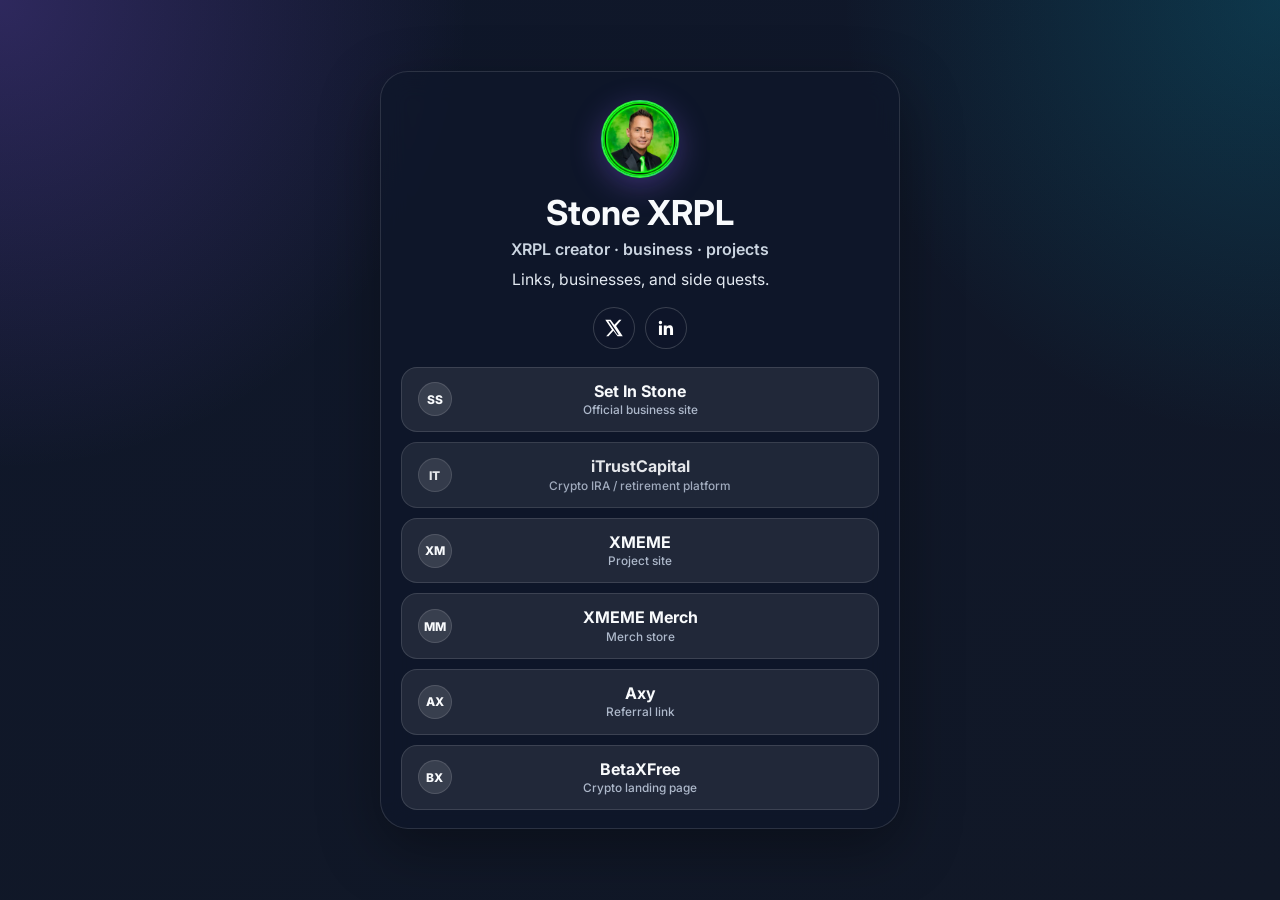
<file: stonexrpl/index.html>
<!doctype html>
<html lang="en">
<head>
  <meta charset="utf-8">
  <meta http-equiv="refresh" content="0; url=/lnk/stonexrpl/">
  <meta name="viewport" content="width=device-width, initial-scale=1">
  <title>Stone XRPL — XRPL creator</title>
  <link rel="icon" type="image/png" href="/lnk/stonexrpl/assets/favicon.png">
  <meta name="description" content="XRPL creator · business · projects">
  <meta property="og:title" content="Stone XRPL — XRPL creator">
  <meta property="og:description" content="XRPL creator · business · projects">
  <meta property="og:type" content="website">
  <meta property="og:url" content="https://xrpl.social/stonexrpl/">
  <meta property="og:image" content="https://xrpl.social/lnk/stonexrpl/assets/preview.jpg">
  <meta name="twitter:card" content="summary_large_image">
  <meta name="twitter:title" content="Stone XRPL — XRPL creator">
  <meta name="twitter:description" content="XRPL creator · business · projects">
  <meta name="twitter:image" content="https://xrpl.social/lnk/stonexrpl/assets/preview.jpg">
  <link rel="canonical" href="https://xrpl.social/stonexrpl/">
  <script data-goatcounter="https://danielwwf.goatcounter.com/count" async src="//gc.zgo.at/count.js"></script>
  <script>window.location.replace('/lnk/stonexrpl/');</script>
  <style>body{font-family:system-ui,sans-serif;background:#0f172a;color:#fff;display:grid;place-items:center;min-height:100vh;margin:0}a{color:#86efac}</style>
</head>
<body>
  <p>Redirecting to <a href="/lnk/stonexrpl/">/lnk/stonexrpl/</a>…</p>
</body>
</html>
</file>
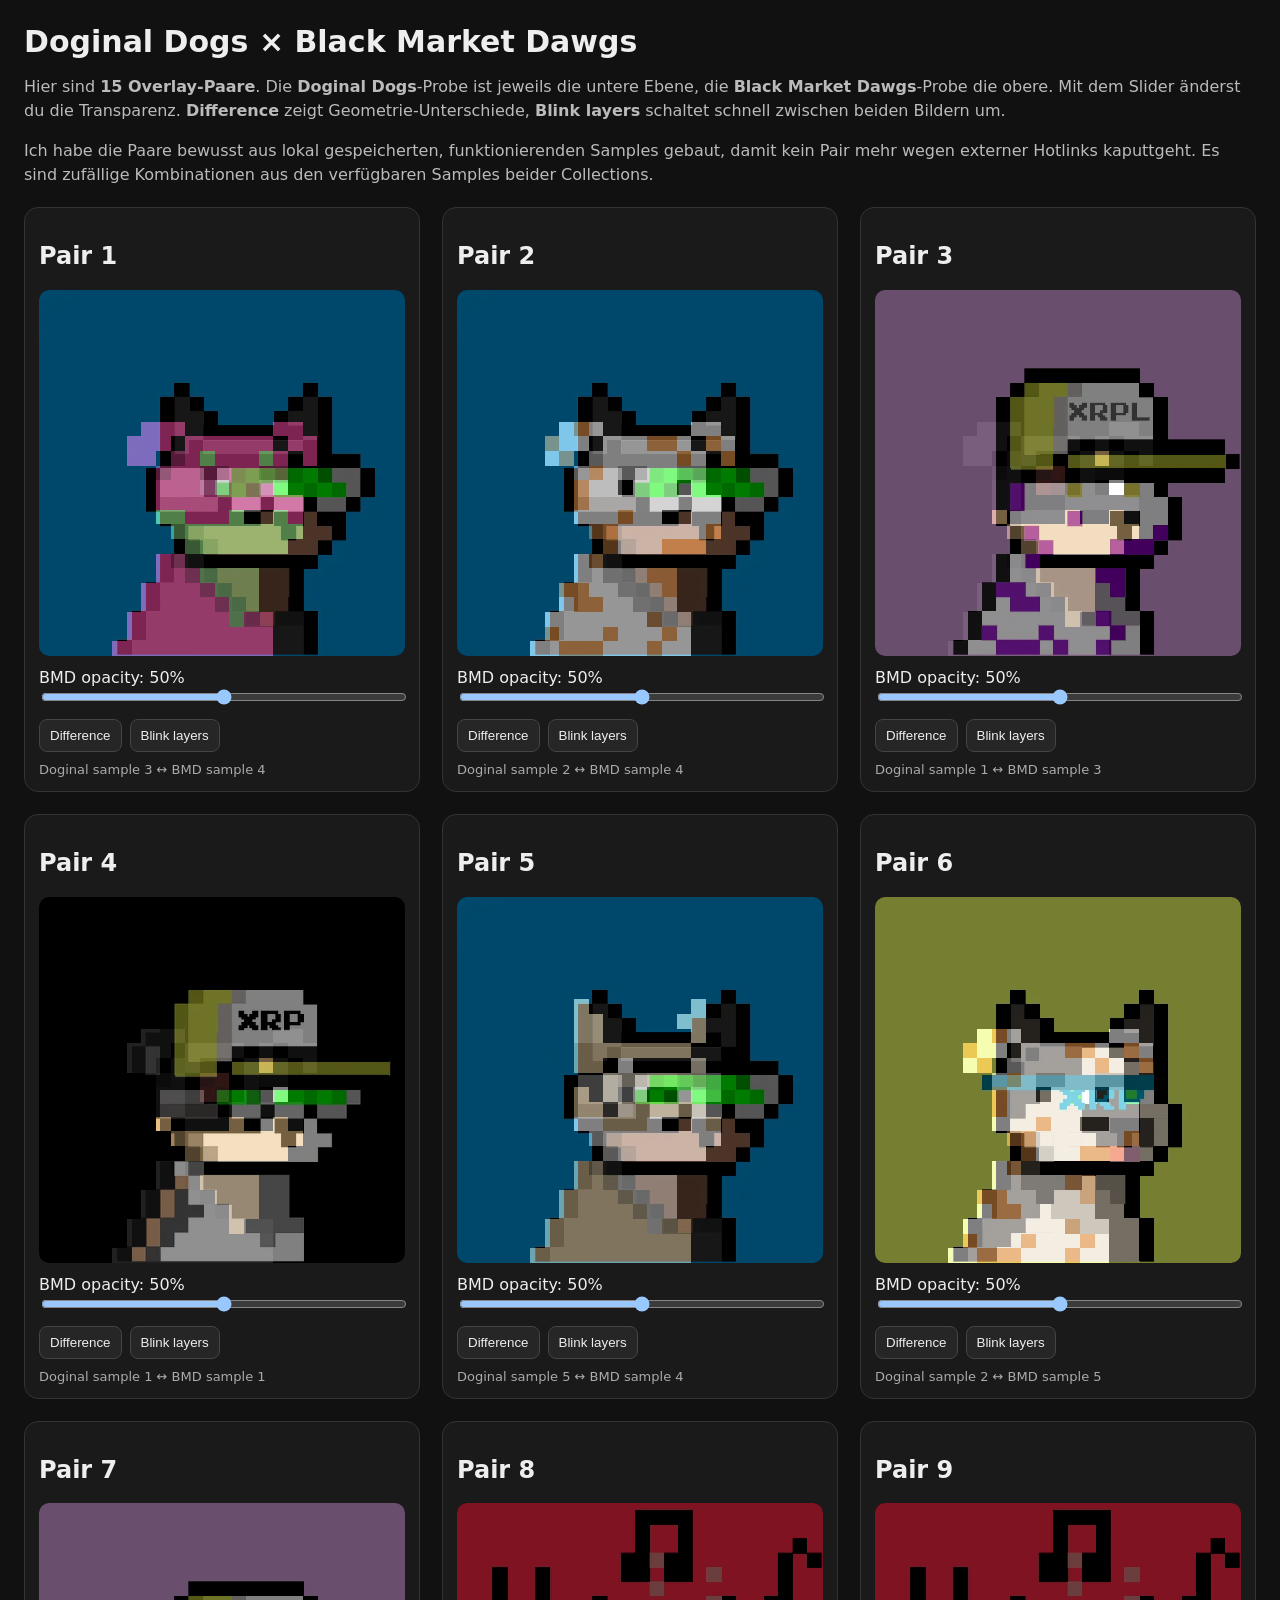
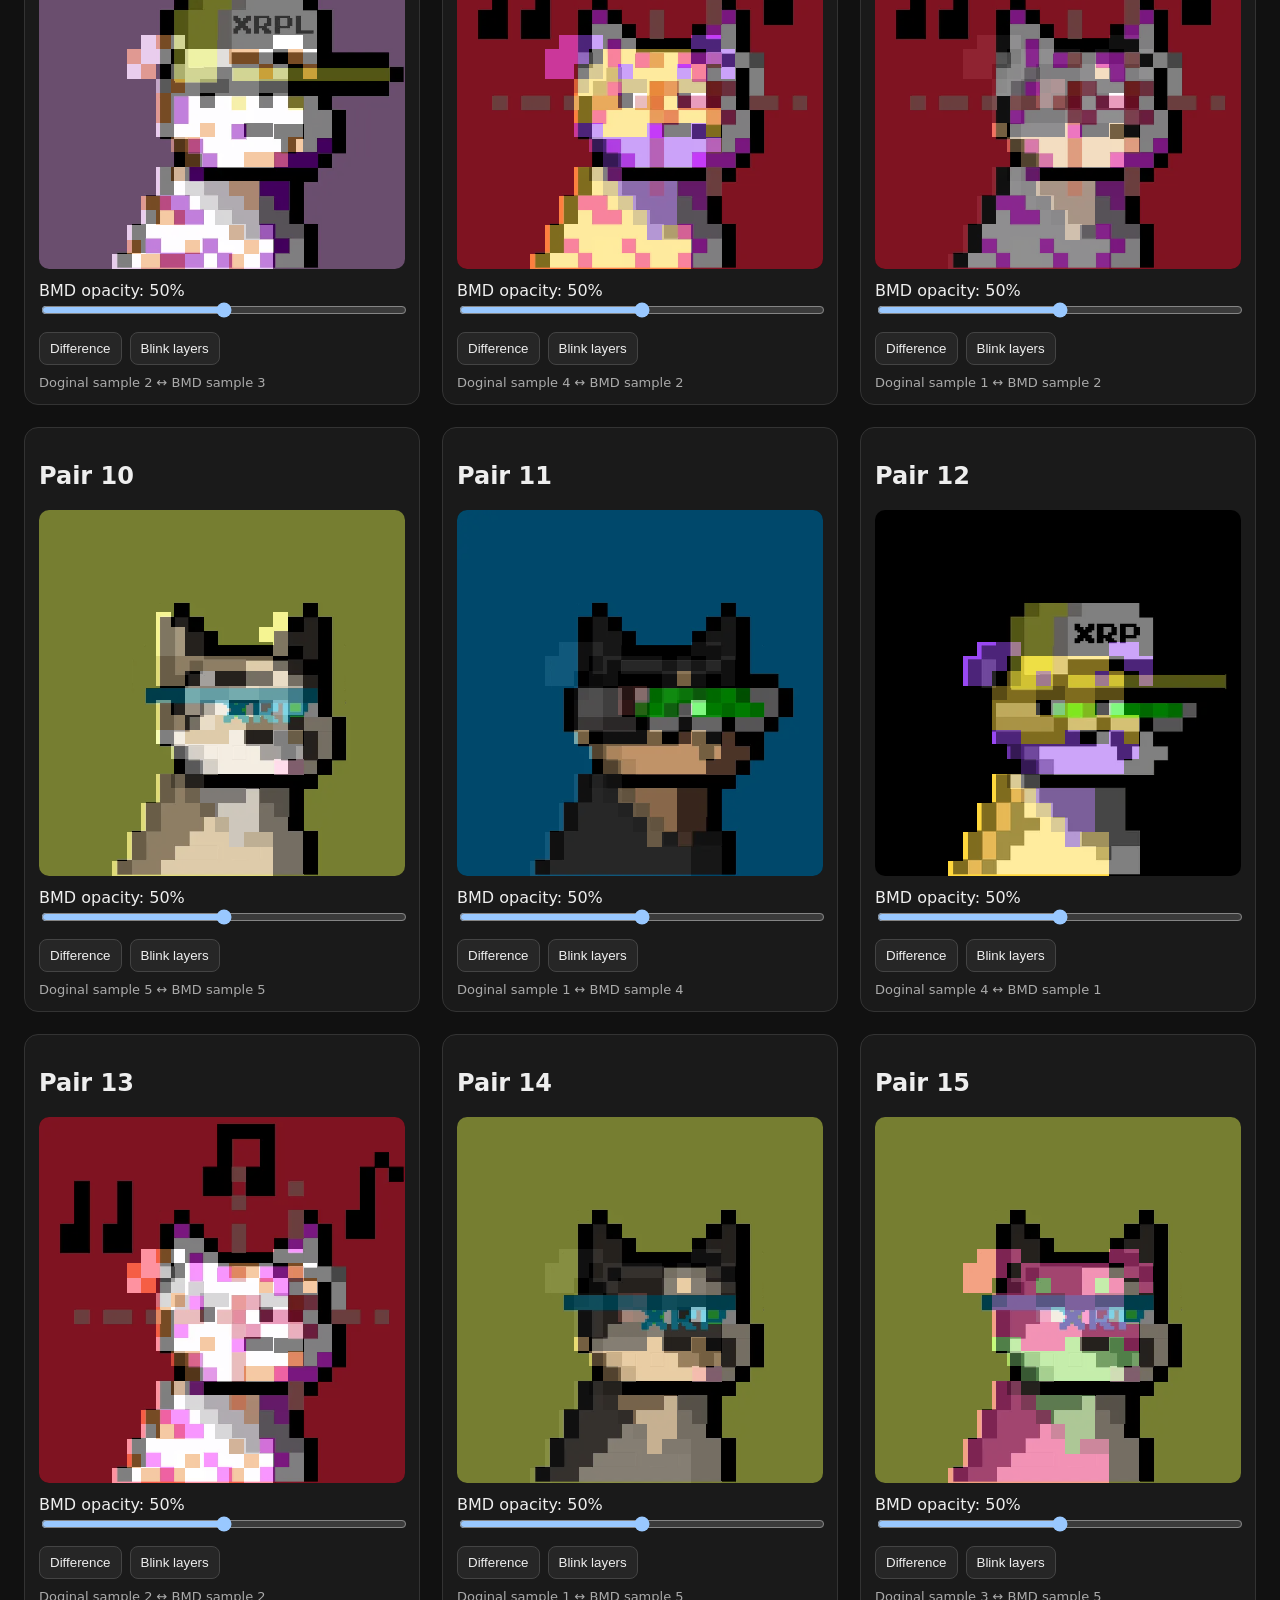
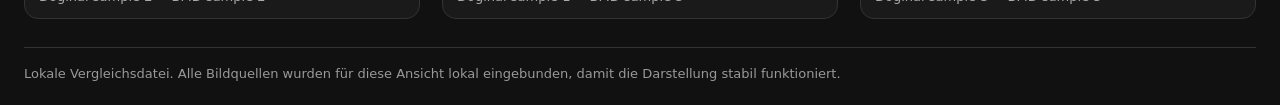
<file: lnk/bmd/index.html>
<!doctype html>
<html lang="de">
<head>
<meta charset="utf-8">
<meta name="viewport" content="width=device-width, initial-scale=1">
<title>Doginal Dogs vs Black Market Dawgs — 15 Overlay-Paare</title>
<style>
  :root { color-scheme: dark; }
  body { font-family: system-ui, -apple-system, Segoe UI, sans-serif; margin: 0; background:#111; color:#eee; }
  main { max-width: 1500px; margin: 0 auto; padding: 24px; }
  h1 { margin: 0 0 8px; font-size: 30px; }
  p { color:#bbb; line-height:1.5; }
  .grid { display:grid; grid-template-columns: repeat(auto-fit,minmax(320px,1fr)); gap:22px; margin-top:20px; }
  .card { background:#1a1a1a; border:1px solid #333; border-radius:14px; padding:14px; }
  .stage { position:relative; aspect-ratio:1/1; width:100%; overflow:hidden; background:#000; image-rendering:pixelated; border-radius:10px; }
  .stage img { position:absolute; inset:0; width:100%; height:100%; object-fit:fill; image-rendering:pixelated; }
  .top { opacity:.5; }
  .difference .top { opacity:1 !important; mix-blend-mode:difference; }
  .controls { display:grid; gap:10px; margin-top:12px; }
  input[type=range] { width:100%; }
  button { border:1px solid #444; background:#262626; color:#eee; padding:8px 10px; border-radius:8px; cursor:pointer; }
  button:hover { background:#303030; }
  .row { display:flex; gap:8px; align-items:center; flex-wrap:wrap; }
  .meta { font-size:13px; color:#aaa; }
  .sources { margin-top:28px; padding-top:18px; border-top:1px solid #333; font-size:13px; color:#999; }
  a { color:#9cc8ff; }
</style>
</head>
<body>
<main>
<h1>Doginal Dogs × Black Market Dawgs</h1>
<p>Hier sind <b>15 Overlay-Paare</b>. Die <b>Doginal Dogs</b>-Probe ist jeweils die untere Ebene, die <b>Black Market Dawgs</b>-Probe die obere. Mit dem Slider änderst du die Transparenz. <b>Difference</b> zeigt Geometrie-Unterschiede, <b>Blink layers</b> schaltet schnell zwischen beiden Bildern um.</p>
<p>Ich habe die Paare bewusst aus lokal gespeicherten, funktionierenden Samples gebaut, damit kein Pair mehr wegen externer Hotlinks kaputtgeht. Es sind zufällige Kombinationen aus den verfügbaren Samples beider Collections.</p>
<div class="grid">
  <section class="card">
    <h2>Pair 1</h2>
    <div class="stage" id="s1">
      <img alt="Doginal Dogs sample" src="doginal_vs_bmd_assets/doginal_3.png">
      <img class="top" alt="Black Market Dawgs sample" src="doginal_vs_bmd_assets/bmd_4.png">
    </div>
    <div class="controls">
      <label>BMD opacity: <span id="v1">50%</span><input id="r1" type="range" min="0" max="100" value="50"></label>
      <div class="row"><button onclick="toggleDiff('s1')">Difference</button><button onclick="blink('s1')">Blink layers</button></div>
      <div class="meta">Doginal sample 3 ↔ BMD sample 4</div>
    </div>
  </section>
  <section class="card">
    <h2>Pair 2</h2>
    <div class="stage" id="s2">
      <img alt="Doginal Dogs sample" src="doginal_vs_bmd_assets/doginal_2.png">
      <img class="top" alt="Black Market Dawgs sample" src="doginal_vs_bmd_assets/bmd_4.png">
    </div>
    <div class="controls">
      <label>BMD opacity: <span id="v2">50%</span><input id="r2" type="range" min="0" max="100" value="50"></label>
      <div class="row"><button onclick="toggleDiff('s2')">Difference</button><button onclick="blink('s2')">Blink layers</button></div>
      <div class="meta">Doginal sample 2 ↔ BMD sample 4</div>
    </div>
  </section>
  <section class="card">
    <h2>Pair 3</h2>
    <div class="stage" id="s3">
      <img alt="Doginal Dogs sample" src="doginal_vs_bmd_assets/doginal_1.png">
      <img class="top" alt="Black Market Dawgs sample" src="doginal_vs_bmd_assets/bmd_3.png">
    </div>
    <div class="controls">
      <label>BMD opacity: <span id="v3">50%</span><input id="r3" type="range" min="0" max="100" value="50"></label>
      <div class="row"><button onclick="toggleDiff('s3')">Difference</button><button onclick="blink('s3')">Blink layers</button></div>
      <div class="meta">Doginal sample 1 ↔ BMD sample 3</div>
    </div>
  </section>
  <section class="card">
    <h2>Pair 4</h2>
    <div class="stage" id="s4">
      <img alt="Doginal Dogs sample" src="doginal_vs_bmd_assets/doginal_1.png">
      <img class="top" alt="Black Market Dawgs sample" src="doginal_vs_bmd_assets/bmd_1.png">
    </div>
    <div class="controls">
      <label>BMD opacity: <span id="v4">50%</span><input id="r4" type="range" min="0" max="100" value="50"></label>
      <div class="row"><button onclick="toggleDiff('s4')">Difference</button><button onclick="blink('s4')">Blink layers</button></div>
      <div class="meta">Doginal sample 1 ↔ BMD sample 1</div>
    </div>
  </section>
  <section class="card">
    <h2>Pair 5</h2>
    <div class="stage" id="s5">
      <img alt="Doginal Dogs sample" src="doginal_vs_bmd_assets/doginal_5.png">
      <img class="top" alt="Black Market Dawgs sample" src="doginal_vs_bmd_assets/bmd_4.png">
    </div>
    <div class="controls">
      <label>BMD opacity: <span id="v5">50%</span><input id="r5" type="range" min="0" max="100" value="50"></label>
      <div class="row"><button onclick="toggleDiff('s5')">Difference</button><button onclick="blink('s5')">Blink layers</button></div>
      <div class="meta">Doginal sample 5 ↔ BMD sample 4</div>
    </div>
  </section>
  <section class="card">
    <h2>Pair 6</h2>
    <div class="stage" id="s6">
      <img alt="Doginal Dogs sample" src="doginal_vs_bmd_assets/doginal_2.png">
      <img class="top" alt="Black Market Dawgs sample" src="doginal_vs_bmd_assets/bmd_5.png">
    </div>
    <div class="controls">
      <label>BMD opacity: <span id="v6">50%</span><input id="r6" type="range" min="0" max="100" value="50"></label>
      <div class="row"><button onclick="toggleDiff('s6')">Difference</button><button onclick="blink('s6')">Blink layers</button></div>
      <div class="meta">Doginal sample 2 ↔ BMD sample 5</div>
    </div>
  </section>
  <section class="card">
    <h2>Pair 7</h2>
    <div class="stage" id="s7">
      <img alt="Doginal Dogs sample" src="doginal_vs_bmd_assets/doginal_2.png">
      <img class="top" alt="Black Market Dawgs sample" src="doginal_vs_bmd_assets/bmd_3.png">
    </div>
    <div class="controls">
      <label>BMD opacity: <span id="v7">50%</span><input id="r7" type="range" min="0" max="100" value="50"></label>
      <div class="row"><button onclick="toggleDiff('s7')">Difference</button><button onclick="blink('s7')">Blink layers</button></div>
      <div class="meta">Doginal sample 2 ↔ BMD sample 3</div>
    </div>
  </section>
  <section class="card">
    <h2>Pair 8</h2>
    <div class="stage" id="s8">
      <img alt="Doginal Dogs sample" src="doginal_vs_bmd_assets/doginal_4.png">
      <img class="top" alt="Black Market Dawgs sample" src="doginal_vs_bmd_assets/bmd_2.png">
    </div>
    <div class="controls">
      <label>BMD opacity: <span id="v8">50%</span><input id="r8" type="range" min="0" max="100" value="50"></label>
      <div class="row"><button onclick="toggleDiff('s8')">Difference</button><button onclick="blink('s8')">Blink layers</button></div>
      <div class="meta">Doginal sample 4 ↔ BMD sample 2</div>
    </div>
  </section>
  <section class="card">
    <h2>Pair 9</h2>
    <div class="stage" id="s9">
      <img alt="Doginal Dogs sample" src="doginal_vs_bmd_assets/doginal_1.png">
      <img class="top" alt="Black Market Dawgs sample" src="doginal_vs_bmd_assets/bmd_2.png">
    </div>
    <div class="controls">
      <label>BMD opacity: <span id="v9">50%</span><input id="r9" type="range" min="0" max="100" value="50"></label>
      <div class="row"><button onclick="toggleDiff('s9')">Difference</button><button onclick="blink('s9')">Blink layers</button></div>
      <div class="meta">Doginal sample 1 ↔ BMD sample 2</div>
    </div>
  </section>
  <section class="card">
    <h2>Pair 10</h2>
    <div class="stage" id="s10">
      <img alt="Doginal Dogs sample" src="doginal_vs_bmd_assets/doginal_5.png">
      <img class="top" alt="Black Market Dawgs sample" src="doginal_vs_bmd_assets/bmd_5.png">
    </div>
    <div class="controls">
      <label>BMD opacity: <span id="v10">50%</span><input id="r10" type="range" min="0" max="100" value="50"></label>
      <div class="row"><button onclick="toggleDiff('s10')">Difference</button><button onclick="blink('s10')">Blink layers</button></div>
      <div class="meta">Doginal sample 5 ↔ BMD sample 5</div>
    </div>
  </section>
  <section class="card">
    <h2>Pair 11</h2>
    <div class="stage" id="s11">
      <img alt="Doginal Dogs sample" src="doginal_vs_bmd_assets/doginal_1.png">
      <img class="top" alt="Black Market Dawgs sample" src="doginal_vs_bmd_assets/bmd_4.png">
    </div>
    <div class="controls">
      <label>BMD opacity: <span id="v11">50%</span><input id="r11" type="range" min="0" max="100" value="50"></label>
      <div class="row"><button onclick="toggleDiff('s11')">Difference</button><button onclick="blink('s11')">Blink layers</button></div>
      <div class="meta">Doginal sample 1 ↔ BMD sample 4</div>
    </div>
  </section>
  <section class="card">
    <h2>Pair 12</h2>
    <div class="stage" id="s12">
      <img alt="Doginal Dogs sample" src="doginal_vs_bmd_assets/doginal_4.png">
      <img class="top" alt="Black Market Dawgs sample" src="doginal_vs_bmd_assets/bmd_1.png">
    </div>
    <div class="controls">
      <label>BMD opacity: <span id="v12">50%</span><input id="r12" type="range" min="0" max="100" value="50"></label>
      <div class="row"><button onclick="toggleDiff('s12')">Difference</button><button onclick="blink('s12')">Blink layers</button></div>
      <div class="meta">Doginal sample 4 ↔ BMD sample 1</div>
    </div>
  </section>
  <section class="card">
    <h2>Pair 13</h2>
    <div class="stage" id="s13">
      <img alt="Doginal Dogs sample" src="doginal_vs_bmd_assets/doginal_2.png">
      <img class="top" alt="Black Market Dawgs sample" src="doginal_vs_bmd_assets/bmd_2.png">
    </div>
    <div class="controls">
      <label>BMD opacity: <span id="v13">50%</span><input id="r13" type="range" min="0" max="100" value="50"></label>
      <div class="row"><button onclick="toggleDiff('s13')">Difference</button><button onclick="blink('s13')">Blink layers</button></div>
      <div class="meta">Doginal sample 2 ↔ BMD sample 2</div>
    </div>
  </section>
  <section class="card">
    <h2>Pair 14</h2>
    <div class="stage" id="s14">
      <img alt="Doginal Dogs sample" src="doginal_vs_bmd_assets/doginal_1.png">
      <img class="top" alt="Black Market Dawgs sample" src="doginal_vs_bmd_assets/bmd_5.png">
    </div>
    <div class="controls">
      <label>BMD opacity: <span id="v14">50%</span><input id="r14" type="range" min="0" max="100" value="50"></label>
      <div class="row"><button onclick="toggleDiff('s14')">Difference</button><button onclick="blink('s14')">Blink layers</button></div>
      <div class="meta">Doginal sample 1 ↔ BMD sample 5</div>
    </div>
  </section>
  <section class="card">
    <h2>Pair 15</h2>
    <div class="stage" id="s15">
      <img alt="Doginal Dogs sample" src="doginal_vs_bmd_assets/doginal_3.png">
      <img class="top" alt="Black Market Dawgs sample" src="doginal_vs_bmd_assets/bmd_5.png">
    </div>
    <div class="controls">
      <label>BMD opacity: <span id="v15">50%</span><input id="r15" type="range" min="0" max="100" value="50"></label>
      <div class="row"><button onclick="toggleDiff('s15')">Difference</button><button onclick="blink('s15')">Blink layers</button></div>
      <div class="meta">Doginal sample 3 ↔ BMD sample 5</div>
    </div>
  </section>
</div>
<div class="sources">
  Lokale Vergleichsdatei. Alle Bildquellen wurden für diese Ansicht lokal eingebunden, damit die Darstellung stabil funktioniert.
</div>
</main>
<script>
function setup(n) {
  const r = document.getElementById('r'+n);
  const v = document.getElementById('v'+n);
  const top = document.querySelector('#s'+n+' .top');
  r.addEventListener('input', () => { top.style.opacity = (r.value/100); v.textContent = r.value + '%'; });
}
function toggleDiff(id) { document.getElementById(id).classList.toggle('difference'); }
function blink(id) {
  const top = document.querySelector('#'+id+' .top');
  let state = false;
  let c = 0;
  const iv = setInterval(() => { state = !state; top.style.visibility = state ? 'hidden' : 'visible'; if (++c >= 8) { clearInterval(iv); top.style.visibility='visible'; } }, 220);
}
for (let i=1; i<=15; i++) setup(i);
</script>
</body>
</html>
</file>
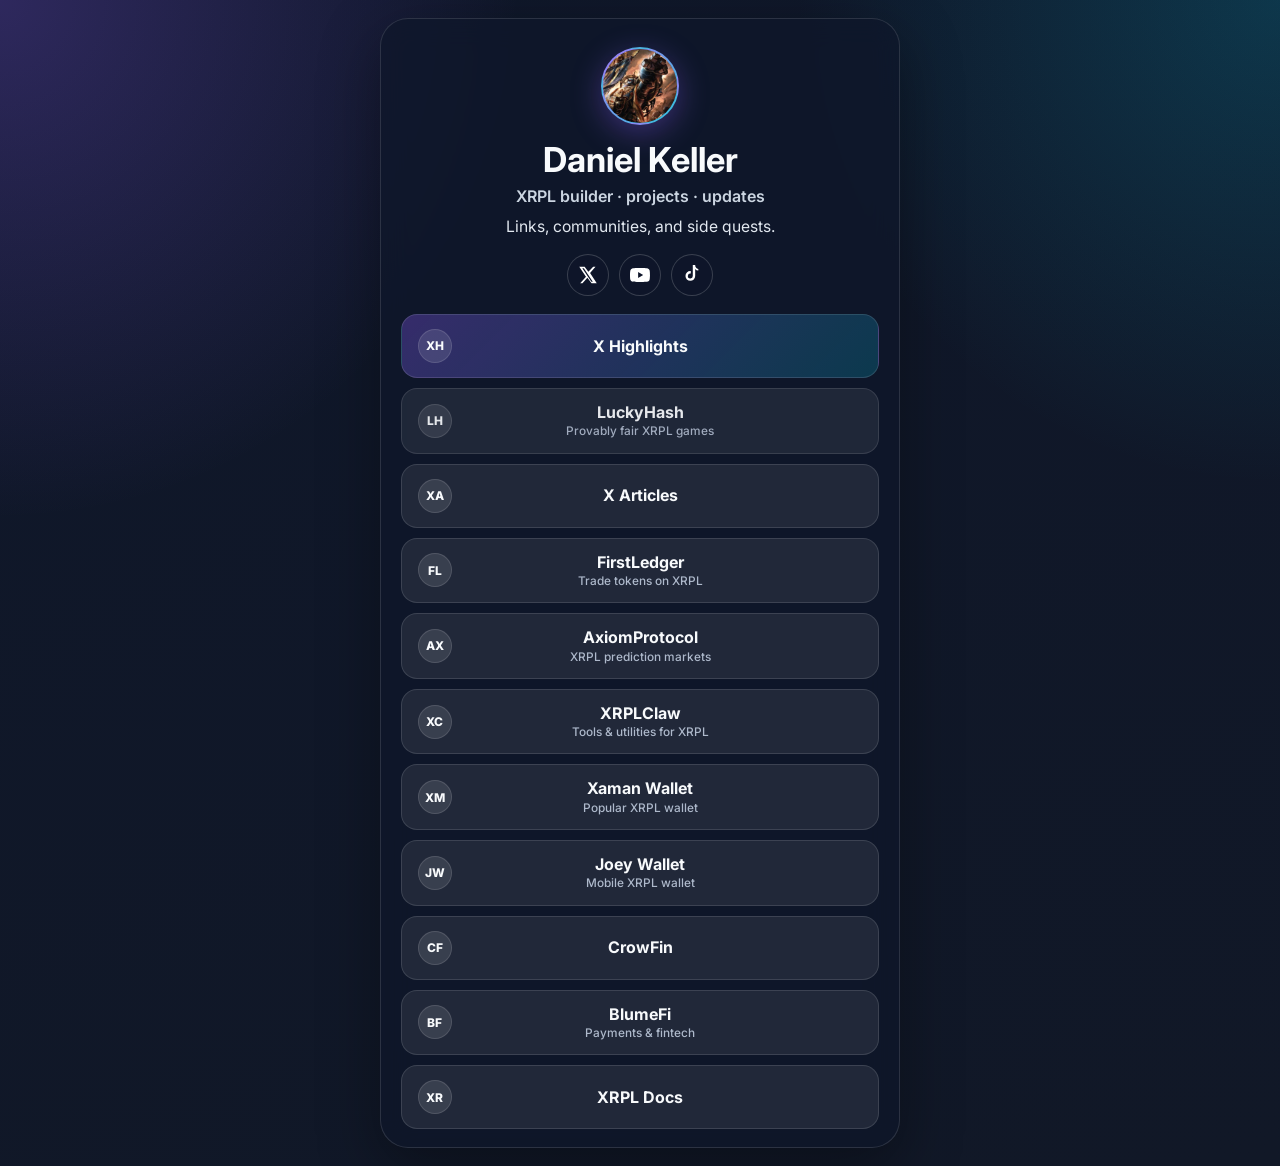
<file: lnk/daniel/index.html>
<!doctype html>
<html lang="en">
<head>
  <meta charset="utf-8">
  <meta name="viewport" content="width=device-width, initial-scale=1">
  <title>Daniel Keller — XRPL builder</title>
  <meta name="description" content="XRPL builder · projects · updates">
  <meta property="og:title" content="Daniel Keller — XRPL builder">
  <meta property="og:description" content="XRPL builder · projects · updates">
  <meta property="og:type" content="website">
  <meta property="og:url" content="https://xrpl.social/daniel/">
  <meta property="og:image" content="https://xrpl.social/lnk/daniel/assets/preview.jpg">
  <meta name="twitter:card" content="summary_large_image">
  <meta name="twitter:title" content="Daniel Keller — XRPL builder">
  <meta name="twitter:description" content="XRPL builder · projects · updates">
  <meta name="twitter:image" content="https://xrpl.social/lnk/daniel/assets/preview.jpg">
  <link rel="preconnect" href="https://fonts.googleapis.com">
  <link rel="preconnect" href="https://fonts.gstatic.com" crossorigin>
  <link href="https://fonts.googleapis.com/css2?family=Inter:wght@400;600;700;800&display=swap" rel="stylesheet">
  <link rel="stylesheet" href="./styles.css">
  <script data-goatcounter="https://danielwwf.goatcounter.com/count" async src="//gc.zgo.at/count.js"></script>
  <link rel="icon" type="image/png" href="./assets/favicon.png">
</head>
<body>
  <main class="wrap">
    <section class="card">
      <img class="avatar avatar-img" src="./assets/profile.jpg" alt="Daniel Keller profile picture">
      <h1>Daniel Keller</h1>
      <p class="tagline">XRPL builder · projects · updates</p>
      <p class="sub">Links, communities, and side quests.</p>

      <div class="socials" aria-label="social links">
        <a class="social" href="https://x.com/daniel_wwf" target="_blank" rel="noopener noreferrer" aria-label="X" data-goatcounter-click="social_x">
          <svg class="icon-x" viewBox="0 0 24 24" aria-hidden="true"><path fill="currentColor" d="M18.244 2H21l-6.522 7.455L22.5 22h-6.287l-4.925-6.778L5.356 22H2.598l6.976-7.973L1.5 2h6.446l4.452 6.13L18.244 2Zm-2.202 18h1.736L7.005 3.895H5.143L16.042 20Z"/></svg>
        </a>
        <a class="social" href="https://www.youtube.com/c/Daniel_wwf" target="_blank" rel="noopener noreferrer" aria-label="YouTube" data-goatcounter-click="social_youtube">
          <svg class="icon-yt" viewBox="0 0 24 24" aria-hidden="true"><path fill="currentColor" d="M23.498 6.186a2.997 2.997 0 0 0-2.11-2.12C19.49 3.5 12 3.5 12 3.5s-7.49 0-9.388.566a2.997 2.997 0 0 0-2.11 2.12C0 8.094 0 12 0 12s0 3.906.502 5.814a2.997 2.997 0 0 0 2.11 2.12C4.51 20.5 12 20.5 12 20.5s7.49 0 9.388-.566a2.997 2.997 0 0 0 2.11-2.12C24 15.906 24 12 24 12s0-3.906-.502-5.814ZM9.75 15.568V8.432L15.818 12 9.75 15.568Z"/></svg>
        </a>
        <a class="social" href="https://www.tiktok.com/@daniel_wwf" target="_blank" rel="noopener noreferrer" aria-label="TikTok" data-goatcounter-click="social_tiktok">
          <svg class="icon-tt" viewBox="0 0 24 24" aria-hidden="true"><path fill="currentColor" d="M19.589 6.686a4.793 4.793 0 0 1-3.77-1.877v8.36a5.824 5.824 0 1 1-5.822-5.822c.182 0 .36.017.536.045v2.868a2.96 2.96 0 1 0 2.421 2.909V0h2.865a4.8 4.8 0 0 0 3.77 4.706v1.98Z"/></svg>
        </a>
      </div>

      <nav class="links">
        <a class="link primary" href="https://x.com/daniel_wwf/highlights" data-goatcounter-click="x_highlights" target="_blank" rel="noopener noreferrer"><span class="badge mono">XH</span><span class="text"><span class="label">X Highlights</span></span><span class="spacer" aria-hidden="true"></span></a>
        <a class="link subtle" href="https://luckyhash.win?ref=XRPLSOCIAL" data-goatcounter-click="luckyhash" target="_blank" rel="noopener noreferrer"><span class="badge mono">LH</span><span class="text"><span class="label">LuckyHash</span><span class="meta">Provably fair XRPL games</span></span><span class="spacer" aria-hidden="true"></span></a>
        <a class="link" href="https://x.com/daniel_wwf/articles" data-goatcounter-click="x_articles" target="_blank" rel="noopener noreferrer"><span class="badge mono">XA</span><span class="text"><span class="label">X Articles</span></span><span class="spacer" aria-hidden="true"></span></a>
        <a class="link" href="https://firstledger.net?ref=joinnow" data-goatcounter-click="firstledger" target="_blank" rel="noopener noreferrer"><span class="badge mono">FL</span><span class="text"><span class="label">FirstLedger</span><span class="meta">Trade tokens on XRPL</span></span><span class="spacer" aria-hidden="true"></span></a>
        <a class="link" href="https://axiomprotocol.io/en/ref/signupnow" data-goatcounter-click="axiom" target="_blank" rel="noopener noreferrer"><span class="badge mono">AX</span><span class="text"><span class="label">AxiomProtocol</span><span class="meta">XRPL prediction markets</span></span><span class="spacer" aria-hidden="true"></span></a>
        <a class="link" href="https://xrplclaw.com/ref/joinnow" data-goatcounter-click="xrplclaw" target="_blank" rel="noopener noreferrer"><span class="badge mono">XC</span><span class="text"><span class="label">XRPLClaw</span><span class="meta">Tools & utilities for XRPL</span></span><span class="spacer" aria-hidden="true"></span></a>
        <a class="link" href="https://xaman.app" data-goatcounter-click="xaman" target="_blank" rel="noopener noreferrer"><span class="badge mono">XM</span><span class="text"><span class="label">Xaman Wallet</span><span class="meta">Popular XRPL wallet</span></span><span class="spacer" aria-hidden="true"></span></a>
        <a class="link" href="https://joeywallet.xyz" data-goatcounter-click="joey_wallet" target="_blank" rel="noopener noreferrer"><span class="badge mono">JW</span><span class="text"><span class="label">Joey Wallet</span><span class="meta">Mobile XRPL wallet</span></span><span class="spacer" aria-hidden="true"></span></a>
        <a class="link" href="https://crowfin.xyz/" data-goatcounter-click="crowfin" target="_blank" rel="noopener noreferrer"><span class="badge mono">CF</span><span class="text"><span class="label">CrowFin</span></span><span class="spacer" aria-hidden="true"></span></a>
        <a class="link" href="https://blumefi.com/" data-goatcounter-click="blumefi" target="_blank" rel="noopener noreferrer"><span class="badge mono">BF</span><span class="text"><span class="label">BlumeFi</span><span class="meta">Payments & fintech</span></span><span class="spacer" aria-hidden="true"></span></a>
        <a class="link" href="https://xrpl.org/" data-goatcounter-click="xrpl_docs" target="_blank" rel="noopener noreferrer"><span class="badge mono">XR</span><span class="text"><span class="label">XRPL Docs</span></span><span class="spacer" aria-hidden="true"></span></a>
      </nav>

      
    </section>
  </main>
</body>
</html>
</file>
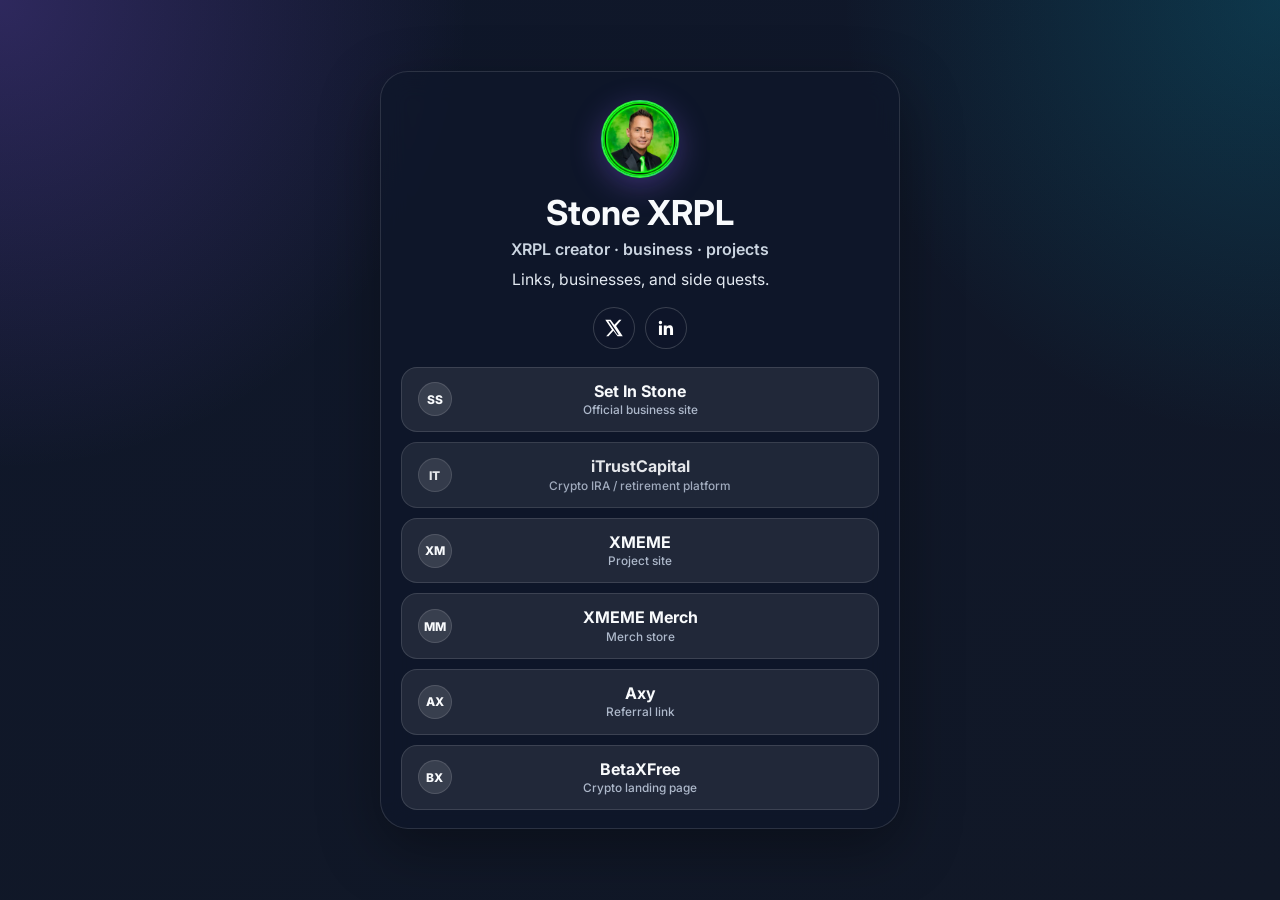
<file: lnk/stonexrpl/index.html>
<!doctype html>
<html lang="en">
<head>
  <meta charset="utf-8">
  <meta name="viewport" content="width=device-width, initial-scale=1">
  <title>Stone XRPL — XRPL creator</title>
  <meta name="description" content="XRPL creator · business · projects">
  <meta property="og:title" content="Stone XRPL — XRPL creator">
  <meta property="og:description" content="XRPL creator · business · projects">
  <meta property="og:type" content="website">
  <meta property="og:url" content="https://xrpl.social/stonexrpl/">
  <meta property="og:image" content="https://xrpl.social/lnk/stonexrpl/assets/preview.jpg">
  <meta name="twitter:card" content="summary_large_image">
  <meta name="twitter:title" content="Stone XRPL — XRPL creator">
  <meta name="twitter:description" content="XRPL creator · business · projects">
  <meta name="twitter:image" content="https://xrpl.social/lnk/stonexrpl/assets/preview.jpg">
  <link rel="preconnect" href="https://fonts.googleapis.com">
  <link rel="preconnect" href="https://fonts.gstatic.com" crossorigin>
  <link href="https://fonts.googleapis.com/css2?family=Inter:wght@400;600;700;800&display=swap" rel="stylesheet">
  <link rel="stylesheet" href="./styles.css">
  <script data-goatcounter="https://danielwwf.goatcounter.com/count" async src="//gc.zgo.at/count.js"></script>
  <link rel="icon" type="image/png" href="./assets/favicon.png">
</head>
<body>
  <main class="wrap">
    <section class="card">
      <img class="avatar avatar-img" src="./assets/profile.jpg" alt="Stone XRPL profile picture">
      <h1>Stone XRPL</h1>
      <p class="tagline">XRPL creator · business · projects</p>
      <p class="sub">Links, businesses, and side quests.</p>

      <div class="socials" aria-label="social links">
        <a class="social" href="https://x.com/Stone_XRPL?s=21&t=ms7MVO8FQJxJpXAZODVaBQ" target="_blank" rel="noopener noreferrer" aria-label="X" data-goatcounter-click="social_x">
          <svg class="icon-x" viewBox="0 0 24 24" aria-hidden="true"><path fill="currentColor" d="M18.244 2H21l-6.522 7.455L22.5 22h-6.287l-4.925-6.778L5.356 22H2.598l6.976-7.973L1.5 2h6.446l4.452 6.13L18.244 2Zm-2.202 18h1.736L7.005 3.895H5.143L16.042 20Z"/></svg>
        </a>
        <a class="social" href="https://www.linkedin.com/in/nolan-gibson-05011978?utm_source=share_via&utm_content=profile&utm_medium=member_ios" target="_blank" rel="noopener noreferrer" aria-label="LinkedIn" data-goatcounter-click="social_linkedin">
          <svg class="icon-li" viewBox="0 0 24 24" aria-hidden="true"><path fill="currentColor" d="M20.447 20.452h-3.554v-5.569c0-1.328-.025-3.037-1.852-3.037-1.853 0-2.136 1.445-2.136 2.939v5.667H9.351V9h3.414v1.561h.049c.476-.9 1.637-1.85 3.37-1.85 3.603 0 4.268 2.37 4.268 5.455v6.286ZM5.337 7.433a2.062 2.062 0 1 1 0-4.124 2.062 2.062 0 0 1 0 4.124ZM7.114 20.452H3.556V9h3.558v11.452Z"/></svg>
        </a>
      </div>

      <nav class="links">
        <a class="link" href="https://www.setinstone.llc/" data-goatcounter-click="setinstone" target="_blank" rel="noopener noreferrer"><span class="badge mono">SS</span><span class="text"><span class="label">Set In Stone</span><span class="meta">Official business site</span></span><span class="spacer" aria-hidden="true"></span></a>
        <a class="link subtle" href="https://www.itrustcapital.com/go/stonexrpl" data-goatcounter-click="itrustcapital" target="_blank" rel="noopener noreferrer"><span class="badge mono">IT</span><span class="text"><span class="label">iTrustCapital</span><span class="meta">Crypto IRA / retirement platform</span></span><span class="spacer" aria-hidden="true"></span></a>
        <a class="link" href="https://www.xmemecoinxrpl.com/" data-goatcounter-click="xmeme" target="_blank" rel="noopener noreferrer"><span class="badge mono">XM</span><span class="text"><span class="label">XMEME</span><span class="meta">Project site</span></span><span class="spacer" aria-hidden="true"></span></a>
        <a class="link" href="https://merchmob.net/stores/xmeme/products" data-goatcounter-click="xmeme_merch" target="_blank" rel="noopener noreferrer"><span class="badge mono">MM</span><span class="text"><span class="label">XMEME Merch</span><span class="meta">Merch store</span></span><span class="spacer" aria-hidden="true"></span></a>
        <a class="link" href="https://app.axy.digital/en?via=5rfiyt" data-goatcounter-click="axy" target="_blank" rel="noopener noreferrer"><span class="badge mono">AX</span><span class="text"><span class="label">Axy</span><span class="meta">Referral link</span></span><span class="spacer" aria-hidden="true"></span></a>
        <a class="link" href="http://betaxfree.net/Crypto" data-goatcounter-click="betaxfree" target="_blank" rel="noopener noreferrer"><span class="badge mono">BX</span><span class="text"><span class="label">BetaXFree</span><span class="meta">Crypto landing page</span></span><span class="spacer" aria-hidden="true"></span></a>
      </nav>
    </section>
  </main>
</body>
</html>
</file>
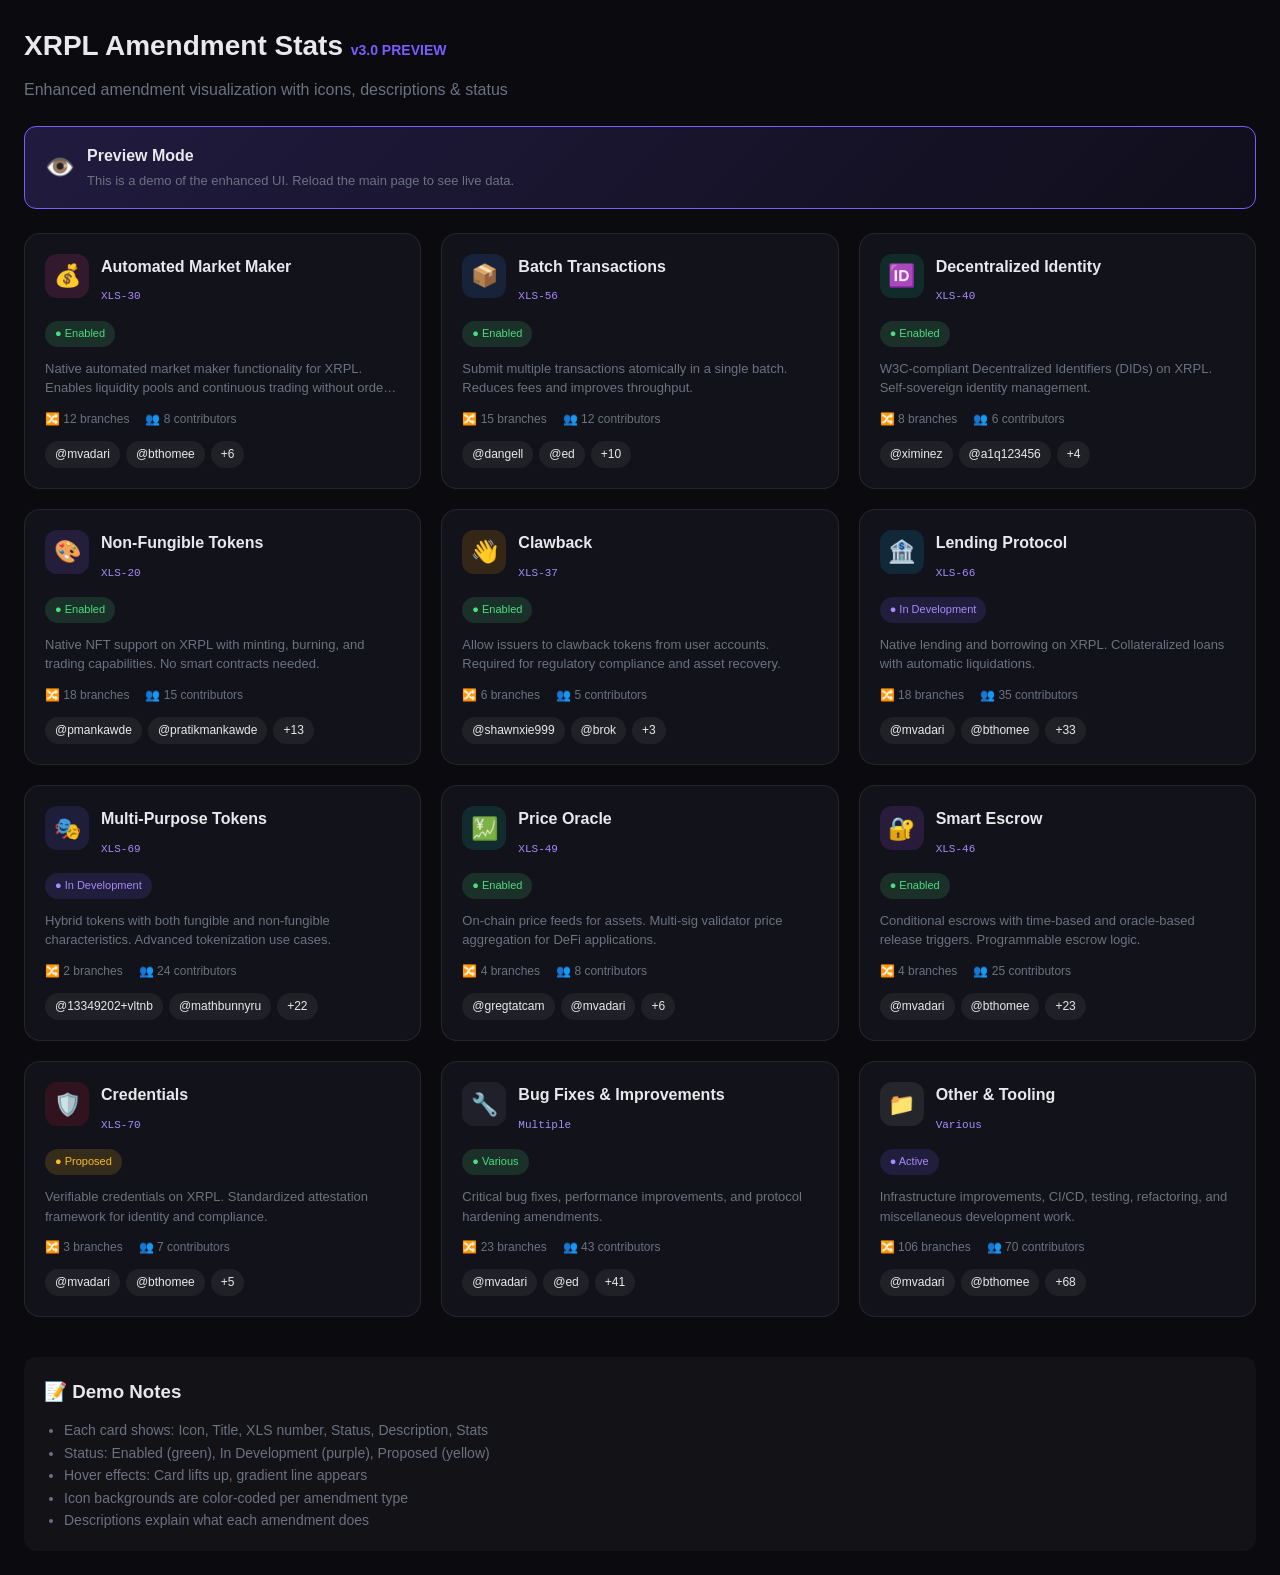
<file: stats/preview.html>
<!DOCTYPE html>
<html lang="en">
<head>
    <meta charset="UTF-8">
    <meta name="viewport" content="width=device-width, initial-scale=1.0">
    <title>XRPL Amendment Stats - Preview</title>
    <style>
        :root {
            --bg: #0a0a0f;
            --card: #12121a;
            --card-hover: #1a1a25;
            --border: rgba(255,255,255,0.08);
            --text: #e8e8ed;
            --muted: #6b7280;
            --accent: #7c5cff;
            --accent-light: #a78bfa;
            --success: #4ade80;
            --warning: #fbbf24;
        }
        * { margin: 0; padding: 0; box-sizing: border-box; }
        body {
            font-family: -apple-system, BlinkMacSystemFont, 'Segoe UI', Roboto, sans-serif;
            background: var(--bg);
            color: var(--text);
            line-height: 1.6;
        }
        .container { max-width: 1400px; margin: 0 auto; padding: 24px; }
        h1 { font-size: 28px; margin-bottom: 8px; }
        h1 span { color: var(--accent); font-size: 14px; }
        .subtitle { color: var(--muted); margin-bottom: 24px; }
        
        /* Amendment Cards with Icons & Status */
        .grid {
            display: grid;
            grid-template-columns: repeat(auto-fill, minmax(380px, 1fr));
            gap: 20px;
        }
        .amendment-card {
            background: var(--card);
            border: 1px solid var(--border);
            border-radius: 16px;
            padding: 20px;
            transition: all 0.2s;
            position: relative;
            overflow: hidden;
        }
        .amendment-card:hover {
            transform: translateY(-3px);
            background: var(--card-hover);
            box-shadow: 0 8px 32px rgba(124,92,255,0.15);
        }
        .amendment-card::before {
            content: '';
            position: absolute;
            top: 0;
            left: 0;
            right: 0;
            height: 3px;
            background: linear-gradient(90deg, var(--accent), var(--accent-light));
            opacity: 0;
            transition: opacity 0.2s;
        }
        .amendment-card:hover::before { opacity: 1; }
        
        /* Header with Icon & Title */
        .card-header {
            display: flex;
            align-items: flex-start;
            gap: 12px;
            margin-bottom: 12px;
        }
        .amendment-icon {
            width: 44px;
            height: 44px;
            border-radius: 12px;
            display: flex;
            align-items: center;
            justify-content: center;
            font-size: 22px;
            flex-shrink: 0;
        }
        .amendment-title {
            flex: 1;
        }
        .amendment-title h3 {
            font-size: 16px;
            font-weight: 600;
            margin-bottom: 2px;
        }
        .amendment-xls {
            font-size: 11px;
            color: var(--accent-light);
            font-family: monospace;
        }
        
        /* Status Badge */
        .status-badge {
            display: inline-flex;
            align-items: center;
            gap: 4px;
            padding: 4px 10px;
            border-radius: 20px;
            font-size: 11px;
            font-weight: 500;
            margin-bottom: 12px;
        }
        .status-enabled {
            background: rgba(74,222,128,0.15);
            color: var(--success);
        }
        .status-development {
            background: rgba(124,92,255,0.15);
            color: var(--accent-light);
        }
        .status-proposed {
            background: rgba(251,191,36,0.15);
            color: var(--warning);
        }
        
        /* Description */
        .amendment-desc {
            font-size: 13px;
            color: var(--muted);
            margin-bottom: 12px;
            line-height: 1.5;
            display: -webkit-box;
            -webkit-line-clamp: 2;
            -webkit-box-orient: vertical;
            overflow: hidden;
        }
        
        /* Stats */
        .amendment-stats {
            display: flex;
            gap: 16px;
            margin-bottom: 12px;
            font-size: 12px;
            color: var(--muted);
        }
        .amendment-stats span {
            display: flex;
            align-items: center;
            gap: 4px;
        }
        
        /* Contributors */
        .contributors {
            display: flex;
            flex-wrap: wrap;
            gap: 6px;
        }
        .contributor {
            padding: 4px 10px;
            background: rgba(255,255,255,0.06);
            border-radius: 16px;
            font-size: 12px;
        }
        
        /* Preview Banner */
        .preview-banner {
            background: linear-gradient(135deg, rgba(124,92,255,0.2), rgba(124,92,255,0.05));
            border: 1px solid var(--accent);
            border-radius: 12px;
            padding: 16px 20px;
            margin-bottom: 24px;
            display: flex;
            align-items: center;
            gap: 12px;
        }
        .preview-banner span { font-size: 24px; }
        .preview-banner h2 { font-size: 16px; margin-bottom: 2px; }
        .preview-banner p { font-size: 13px; color: var(--muted); }
        
        /* Icon Colors per Amendment Type */
        .icon-amm { background: rgba(236,72,153,0.15); } /* Pink */
        .icon-batch { background: rgba(59,130,246,0.15); } /* Blue */
        .icon-did { background: rgba(16,185,129,0.15); } /* Green */
        .icon-nft { background: rgba(139,92,246,0.15); } /* Purple */
        .icon-clawback { background: rgba(245,158,11,0.15); } /* Orange */
        .icon-lending { background: rgba(14,165,233,0.15); } /* Sky */
        .icon-mpt { background: rgba(99,102,241,0.15); } /* Indigo */
        .icon-oracle { background: rgba(20,184,166,0.15); } /* Teal */
        .icon-escrow { background: rgba(168,85,247,0.15); } /* Violet */
        .icon-credentials { background: rgba(225,29,72,0.15); } /* Rose */
        .icon-fix { background: rgba(107,114,128,0.15); } /* Gray */
        .icon-other { background: rgba(255,255,255,0.08); }
    </style>
</head>
<body>
    <div class="container">
        <h1>XRPL Amendment Stats <span>v3.0 PREVIEW</span></h1>
        <p class="subtitle">Enhanced amendment visualization with icons, descriptions & status</p>
        
        <div class="preview-banner">
            <span>👁️</span>
            <div>
                <h2>Preview Mode</h2>
                <p>This is a demo of the enhanced UI. Reload the main page to see live data.</p>
            </div>
        </div>
        
        <div class="grid">
            <!-- AMM -->
            <div class="amendment-card">
                <div class="card-header">
                    <div class="amendment-icon icon-amm">💰</div>
                    <div class="amendment-title">
                        <h3>Automated Market Maker</h3>
                        <span class="amendment-xls">XLS-30</span>
                    </div>
                </div>
                <span class="status-badge status-enabled">● Enabled</span>
                <p class="amendment-desc">Native automated market maker functionality for XRPL. Enables liquidity pools and continuous trading without order books.</p>
                <div class="amendment-stats">
                    <span>🔀 12 branches</span>
                    <span>👥 8 contributors</span>
                </div>
                <div class="contributors">
                    <span class="contributor">@mvadari</span>
                    <span class="contributor">@bthomee</span>
                    <span class="contributor">+6</span>
                </div>
            </div>
            
            <!-- Batch -->
            <div class="amendment-card">
                <div class="card-header">
                    <div class="amendment-icon icon-batch">📦</div>
                    <div class="amendment-title">
                        <h3>Batch Transactions</h3>
                        <span class="amendment-xls">XLS-56</span>
                    </div>
                </div>
                <span class="status-badge status-enabled">● Enabled</span>
                <p class="amendment-desc">Submit multiple transactions atomically in a single batch. Reduces fees and improves throughput.</p>
                <div class="amendment-stats">
                    <span>🔀 15 branches</span>
                    <span>👥 12 contributors</span>
                </div>
                <div class="contributors">
                    <span class="contributor">@dangell</span>
                    <span class="contributor">@ed</span>
                    <span class="contributor">+10</span>
                </div>
            </div>
            
            <!-- DID -->
            <div class="amendment-card">
                <div class="card-header">
                    <div class="amendment-icon icon-did">🆔</div>
                    <div class="amendment-title">
                        <h3>Decentralized Identity</h3>
                        <span class="amendment-xls">XLS-40</span>
                    </div>
                </div>
                <span class="status-badge status-enabled">● Enabled</span>
                <p class="amendment-desc">W3C-compliant Decentralized Identifiers (DIDs) on XRPL. Self-sovereign identity management.</p>
                <div class="amendment-stats">
                    <span>🔀 8 branches</span>
                    <span>👥 6 contributors</span>
                </div>
                <div class="contributors">
                    <span class="contributor">@ximinez</span>
                    <span class="contributor">@a1q123456</span>
                    <span class="contributor">+4</span>
                </div>
            </div>
            
            <!-- NFTs -->
            <div class="amendment-card">
                <div class="card-header">
                    <div class="amendment-icon icon-nft">🎨</div>
                    <div class="amendment-title">
                        <h3>Non-Fungible Tokens</h3>
                        <span class="amendment-xls">XLS-20</span>
                    </div>
                </div>
                <span class="status-badge status-enabled">● Enabled</span>
                <p class="amendment-desc">Native NFT support on XRPL with minting, burning, and trading capabilities. No smart contracts needed.</p>
                <div class="amendment-stats">
                    <span>🔀 18 branches</span>
                    <span>👥 15 contributors</span>
                </div>
                <div class="contributors">
                    <span class="contributor">@pmankawde</span>
                    <span class="contributor">@pratikmankawde</span>
                    <span class="contributor">+13</span>
                </div>
            </div>
            
            <!-- Clawback -->
            <div class="amendment-card">
                <div class="card-header">
                    <div class="amendment-icon icon-clawback">👋</div>
                    <div class="amendment-title">
                        <h3>Clawback</h3>
                        <span class="amendment-xls">XLS-37</span>
                    </div>
                </div>
                <span class="status-badge status-enabled">● Enabled</span>
                <p class="amendment-desc">Allow issuers to clawback tokens from user accounts. Required for regulatory compliance and asset recovery.</p>
                <div class="amendment-stats">
                    <span>🔀 6 branches</span>
                    <span>👥 5 contributors</span>
                </div>
                <div class="contributors">
                    <span class="contributor">@shawnxie999</span>
                    <span class="contributor">@brok</span>
                    <span class="contributor">+3</span>
                </div>
            </div>
            
            <!-- Lending -->
            <div class="amendment-card">
                <div class="card-header">
                    <div class="amendment-icon icon-lending">🏦</div>
                    <div class="amendment-title">
                        <h3>Lending Protocol</h3>
                        <span class="amendment-xls">XLS-66</span>
                    </div>
                </div>
                <span class="status-badge status-development">● In Development</span>
                <p class="amendment-desc">Native lending and borrowing on XRPL. Collateralized loans with automatic liquidations.</p>
                <div class="amendment-stats">
                    <span>🔀 18 branches</span>
                    <span>👥 35 contributors</span>
                </div>
                <div class="contributors">
                    <span class="contributor">@mvadari</span>
                    <span class="contributor">@bthomee</span>
                    <span class="contributor">+33</span>
                </div>
            </div>
            
            <!-- MPT -->
            <div class="amendment-card">
                <div class="card-header">
                    <div class="amendment-icon icon-mpt">🎭</div>
                    <div class="amendment-title">
                        <h3>Multi-Purpose Tokens</h3>
                        <span class="amendment-xls">XLS-69</span>
                    </div>
                </div>
                <span class="status-badge status-development">● In Development</span>
                <p class="amendment-desc">Hybrid tokens with both fungible and non-fungible characteristics. Advanced tokenization use cases.</p>
                <div class="amendment-stats">
                    <span>🔀 2 branches</span>
                    <span>👥 24 contributors</span>
                </div>
                <div class="contributors">
                    <span class="contributor">@13349202+vltnb</span>
                    <span class="contributor">@mathbunnyru</span>
                    <span class="contributor">+22</span>
                </div>
            </div>
            
            <!-- Price Oracle -->
            <div class="amendment-card">
                <div class="card-header">
                    <div class="amendment-icon icon-oracle">💹</div>
                    <div class="amendment-title">
                        <h3>Price Oracle</h3>
                        <span class="amendment-xls">XLS-49</span>
                    </div>
                </div>
                <span class="status-badge status-enabled">● Enabled</span>
                <p class="amendment-desc">On-chain price feeds for assets. Multi-sig validator price aggregation for DeFi applications.</p>
                <div class="amendment-stats">
                    <span>🔀 4 branches</span>
                    <span>👥 8 contributors</span>
                </div>
                <div class="contributors">
                    <span class="contributor">@gregtatcam</span>
                    <span class="contributor">@mvadari</span>
                    <span class="contributor">+6</span>
                </div>
            </div>
            
            <!-- Smart Escrow -->
            <div class="amendment-card">
                <div class="card-header">
                    <div class="amendment-icon icon-escrow">🔐</div>
                    <div class="amendment-title">
                        <h3>Smart Escrow</h3>
                        <span class="amendment-xls">XLS-46</span>
                    </div>
                </div>
                <span class="status-badge status-enabled">● Enabled</span>
                <p class="amendment-desc">Conditional escrows with time-based and oracle-based release triggers. Programmable escrow logic.</p>
                <div class="amendment-stats">
                    <span>🔀 4 branches</span>
                    <span>👥 25 contributors</span>
                </div>
                <div class="contributors">
                    <span class="contributor">@mvadari</span>
                    <span class="contributor">@bthomee</span>
                    <span class="contributor">+23</span>
                </div>
            </div>
            
            <!-- Credentials -->
            <div class="amendment-card">
                <div class="card-header">
                    <div class="amendment-icon icon-credentials">🛡️</div>
                    <div class="amendment-title">
                        <h3>Credentials</h3>
                        <span class="amendment-xls">XLS-70</span>
                    </div>
                </div>
                <span class="status-badge status-proposed">● Proposed</span>
                <p class="amendment-desc">Verifiable credentials on XRPL. Standardized attestation framework for identity and compliance.</p>
                <div class="amendment-stats">
                    <span>🔀 3 branches</span>
                    <span>👥 7 contributors</span>
                </div>
                <div class="contributors">
                    <span class="contributor">@mvadari</span>
                    <span class="contributor">@bthomee</span>
                    <span class="contributor">+5</span>
                </div>
            </div>
            
            <!-- Bug Fixes -->
            <div class="amendment-card">
                <div class="card-header">
                    <div class="amendment-icon icon-fix">🔧</div>
                    <div class="amendment-title">
                        <h3>Bug Fixes & Improvements</h3>
                        <span class="amendment-xls">Multiple</span>
                    </div>
                </div>
                <span class="status-badge status-enabled">● Various</span>
                <p class="amendment-desc">Critical bug fixes, performance improvements, and protocol hardening amendments.</p>
                <div class="amendment-stats">
                    <span>🔀 23 branches</span>
                    <span>👥 43 contributors</span>
                </div>
                <div class="contributors">
                    <span class="contributor">@mvadari</span>
                    <span class="contributor">@ed</span>
                    <span class="contributor">+41</span>
                </div>
            </div>
            
            <!-- Other -->
            <div class="amendment-card">
                <div class="card-header">
                    <div class="amendment-icon icon-other">📁</div>
                    <div class="amendment-title">
                        <h3>Other & Tooling</h3>
                        <span class="amendment-xls">Various</span>
                    </div>
                </div>
                <span class="status-badge status-development">● Active</span>
                <p class="amendment-desc">Infrastructure improvements, CI/CD, testing, refactoring, and miscellaneous development work.</p>
                <div class="amendment-stats">
                    <span>🔀 106 branches</span>
                    <span>👥 70 contributors</span>
                </div>
                <div class="contributors">
                    <span class="contributor">@mvadari</span>
                    <span class="contributor">@bthomee</span>
                    <span class="contributor">+68</span>
                </div>
            </div>
        </div>
        
        <div style="margin-top: 40px; padding: 20px; background: rgba(255,255,255,0.03); border-radius: 12px;">
            <h3 style="margin-bottom: 12px;">📝 Demo Notes</h3>
            <ul style="color: var(--muted); font-size: 14px; padding-left: 20px;">
                <li>Each card shows: Icon, Title, XLS number, Status, Description, Stats</li>
                <li>Status: Enabled (green), In Development (purple), Proposed (yellow)</li>
                <li>Hover effects: Card lifts up, gradient line appears</li>
                <li>Icon backgrounds are color-coded per amendment type</li>
                <li>Descriptions explain what each amendment does</li>
            </ul>
        </div>
    </div>
</body>
</html>
</file>
<file: lnk/daniel/styles.css>
:root {
  --bg1: #0f172a;
  --bg2: #111827;
  --card: rgba(15, 23, 42, 0.72);
  --text: #f8fafc;
  --muted: #cbd5e1;
  --line: rgba(255,255,255,0.12);
  --btn: rgba(255,255,255,0.08);
  --btn-hover: rgba(255,255,255,0.14);
  --accent: #8b5cf6;
  --accent2: #06b6d4;
}
* { box-sizing: border-box; }
html, body { margin: 0; min-height: 100%; }
body {
  font-family: 'Inter', system-ui, sans-serif;
  color: var(--text);
  background:
    radial-gradient(circle at top left, rgba(139,92,246,0.25), transparent 30%),
    radial-gradient(circle at top right, rgba(6,182,212,0.20), transparent 28%),
    linear-gradient(160deg, var(--bg1), var(--bg2));
}
.wrap { min-height: 100vh; display: grid; place-items: center; padding: 18px; }
.card {
  width: min(100%, 520px);
  border: 1px solid var(--line);
  background: var(--card);
  backdrop-filter: blur(14px);
  border-radius: 28px;
  padding: 28px 20px 18px;
  box-shadow: 0 20px 60px rgba(0,0,0,0.35);
  text-align: center;
}
.avatar {
  width: 78px; height: 78px; margin: 0 auto 14px; border-radius: 50%;
  display: grid; place-items: center; font-weight: 800; letter-spacing: 0.04em;
  background: linear-gradient(135deg, var(--accent), var(--accent2));
  box-shadow: 0 8px 30px rgba(139,92,246,0.35);
}
.avatar-img { object-fit: cover; border: 2px solid rgba(255,255,255,0.18); }
h1 { margin: 0 0 6px; font-size: clamp(1.7rem, 4vw, 2.15rem); }
.tagline { margin: 0; color: var(--muted); font-weight: 600; }
.sub { margin: 10px auto 16px; color: #e2e8f0; max-width: 32ch; line-height: 1.4; font-size: 0.98rem; }
.socials { display: flex; justify-content: center; gap: 10px; margin: 0 0 18px; }
.social {
  width: 42px; height: 42px; display: grid; place-items: center;
  border-radius: 999px; border: 1px solid rgba(255,255,255,0.18);
  background: rgba(15,23,42,0.9); color: #ffffff !important; text-decoration: none;
  transition: transform 120ms ease, background 120ms ease, border-color 120ms ease;
}
.social:hover { transform: translateY(-1px); background: rgba(30,41,59,0.98); border-color: rgba(255,255,255,0.28); }
.social svg { display:block; width: 20px; height: 20px; color: #ffffff !important; fill: currentColor !important; }
.icon-x { width: 18px; height: 18px; }
.icon-yt { width: 20px; height: 20px; }
.icon-tt { width: 18px; height: 18px; }
.links { display: grid; gap: 10px; }
.link {
  display: grid; grid-template-columns: 34px 1fr 34px; align-items: center; gap: 12px;
  text-decoration: none; color: var(--text);
  background: var(--btn); border: 1px solid var(--line); border-radius: 16px;
  padding: 14px 16px; font-weight: 700; text-align: left;
  transition: transform 120ms ease, background 120ms ease, border-color 120ms ease;
}
.link:hover { transform: translateY(-1px); background: var(--btn-hover); border-color: rgba(255,255,255,0.22); }
.link.primary { background: linear-gradient(135deg, rgba(139,92,246,0.32), rgba(6,182,212,0.22)); }
.link.subtle { opacity: 0.92; }
.badge {
  flex: 0 0 34px; width: 34px; height: 34px; display: grid; place-items: center;
  border-radius: 999px; background: rgba(255,255,255,0.11); border: 1px solid rgba(255,255,255,0.12);
}
.badge.mono { font-size: 0.75rem; font-weight: 800; letter-spacing: 0.03em; }
.badge img { width: 18px; height: 18px; display:block; }
.badge.xrpl img { width: 16px; height: 16px; }
.footnote { margin-top: 16px; color: #94a3b8; font-size: 0.82rem; }
@media (max-width: 420px) {
  .card { padding: 24px 16px 16px; border-radius: 24px; }
  .link { padding: 13px 14px; }
  .badge { flex-basis: 32px; width: 32px; height: 32px; }
}

.label { text-align: center; }
.spacer { width: 34px; height: 34px; }

.text { display: flex; flex-direction: column; align-items: center; justify-content: center; min-width: 0; }
.label { text-align: center; line-height: 1.15; }
.meta { margin-top: 3px; font-size: 0.74rem; font-weight: 500; color: #aeb9cb; text-align: center; line-height: 1.2; }
</file>
<file: lnk/stonexrpl/styles.css>
:root {
  --bg1: #0f172a;
  --bg2: #111827;
  --card: rgba(15, 23, 42, 0.72);
  --text: #f8fafc;
  --muted: #cbd5e1;
  --line: rgba(255,255,255,0.12);
  --btn: rgba(255,255,255,0.08);
  --btn-hover: rgba(255,255,255,0.14);
  --accent: #00ff00;
  --accent2: #00c853;
}
* { box-sizing: border-box; }
html, body { margin: 0; min-height: 100%; }
body {
  font-family: 'Inter', system-ui, sans-serif;
  color: var(--text);
  background:
    radial-gradient(circle at top left, rgba(139,92,246,0.25), transparent 30%),
    radial-gradient(circle at top right, rgba(6,182,212,0.20), transparent 28%),
    linear-gradient(160deg, var(--bg1), var(--bg2));
}
.wrap { min-height: 100vh; display: grid; place-items: center; padding: 18px; }
.card {
  width: min(100%, 520px);
  border: 1px solid var(--line);
  background: var(--card);
  backdrop-filter: blur(14px);
  border-radius: 28px;
  padding: 28px 20px 18px;
  box-shadow: 0 20px 60px rgba(0,0,0,0.35);
  text-align: center;
}
.avatar {
  width: 78px; height: 78px; margin: 0 auto 14px; border-radius: 50%;
  display: grid; place-items: center; font-weight: 800; letter-spacing: 0.04em;
  background: linear-gradient(135deg, var(--accent), var(--accent2));
  box-shadow: 0 8px 30px rgba(139,92,246,0.35);
}
.avatar-img { object-fit: cover; border: 2px solid rgba(255,255,255,0.18); }
h1 { margin: 0 0 6px; font-size: clamp(1.7rem, 4vw, 2.15rem); }
.tagline { margin: 0; color: var(--muted); font-weight: 600; }
.sub { margin: 10px auto 16px; color: #e2e8f0; max-width: 32ch; line-height: 1.4; font-size: 0.98rem; }
.socials { display: flex; justify-content: center; gap: 10px; margin: 0 0 18px; }
.social {
  width: 42px; height: 42px; display: grid; place-items: center;
  border-radius: 999px; border: 1px solid rgba(255,255,255,0.18);
  background: rgba(15,23,42,0.9); color: #ffffff !important; text-decoration: none;
  transition: transform 120ms ease, background 120ms ease, border-color 120ms ease;
}
.social:hover { transform: translateY(-1px); background: rgba(30,41,59,0.98); border-color: rgba(255,255,255,0.28); }
.social svg { display:block; width: 20px; height: 20px; color: #ffffff !important; fill: currentColor !important; }
.icon-x { width: 18px; height: 18px; }
.icon-yt { width: 20px; height: 20px; }
.icon-tt { width: 18px; height: 18px; }
.links { display: grid; gap: 10px; }
.link {
  display: grid; grid-template-columns: 34px 1fr 34px; align-items: center; gap: 12px;
  text-decoration: none; color: var(--text);
  background: var(--btn); border: 1px solid var(--line); border-radius: 16px;
  padding: 14px 16px; font-weight: 700; text-align: left;
  transition: transform 120ms ease, background 120ms ease, border-color 120ms ease;
}
.link:hover { transform: translateY(-1px); background: var(--btn-hover); border-color: rgba(255,255,255,0.22); }
.link.primary { background: linear-gradient(135deg, rgba(139,92,246,0.32), rgba(6,182,212,0.22)); }
.link.subtle { opacity: 0.92; }
.badge {
  flex: 0 0 34px; width: 34px; height: 34px; display: grid; place-items: center;
  border-radius: 999px; background: rgba(255,255,255,0.11); border: 1px solid rgba(255,255,255,0.12);
}
.badge.mono { font-size: 0.75rem; font-weight: 800; letter-spacing: 0.03em; }
.badge img { width: 18px; height: 18px; display:block; }
.badge.xrpl img { width: 16px; height: 16px; }
.footnote { margin-top: 16px; color: #94a3b8; font-size: 0.82rem; }
@media (max-width: 420px) {
  .card { padding: 24px 16px 16px; border-radius: 24px; }
  .link { padding: 13px 14px; }
  .badge { flex-basis: 32px; width: 32px; height: 32px; }
}

.label { text-align: center; }
.spacer { width: 34px; height: 34px; }

.text { display: flex; flex-direction: column; align-items: center; justify-content: center; min-width: 0; }
.label { text-align: center; line-height: 1.15; }
.meta { margin-top: 3px; font-size: 0.74rem; font-weight: 500; color: #aeb9cb; text-align: center; line-height: 1.2; }

.icon-li { width: 18px; height: 18px; }
</file>
